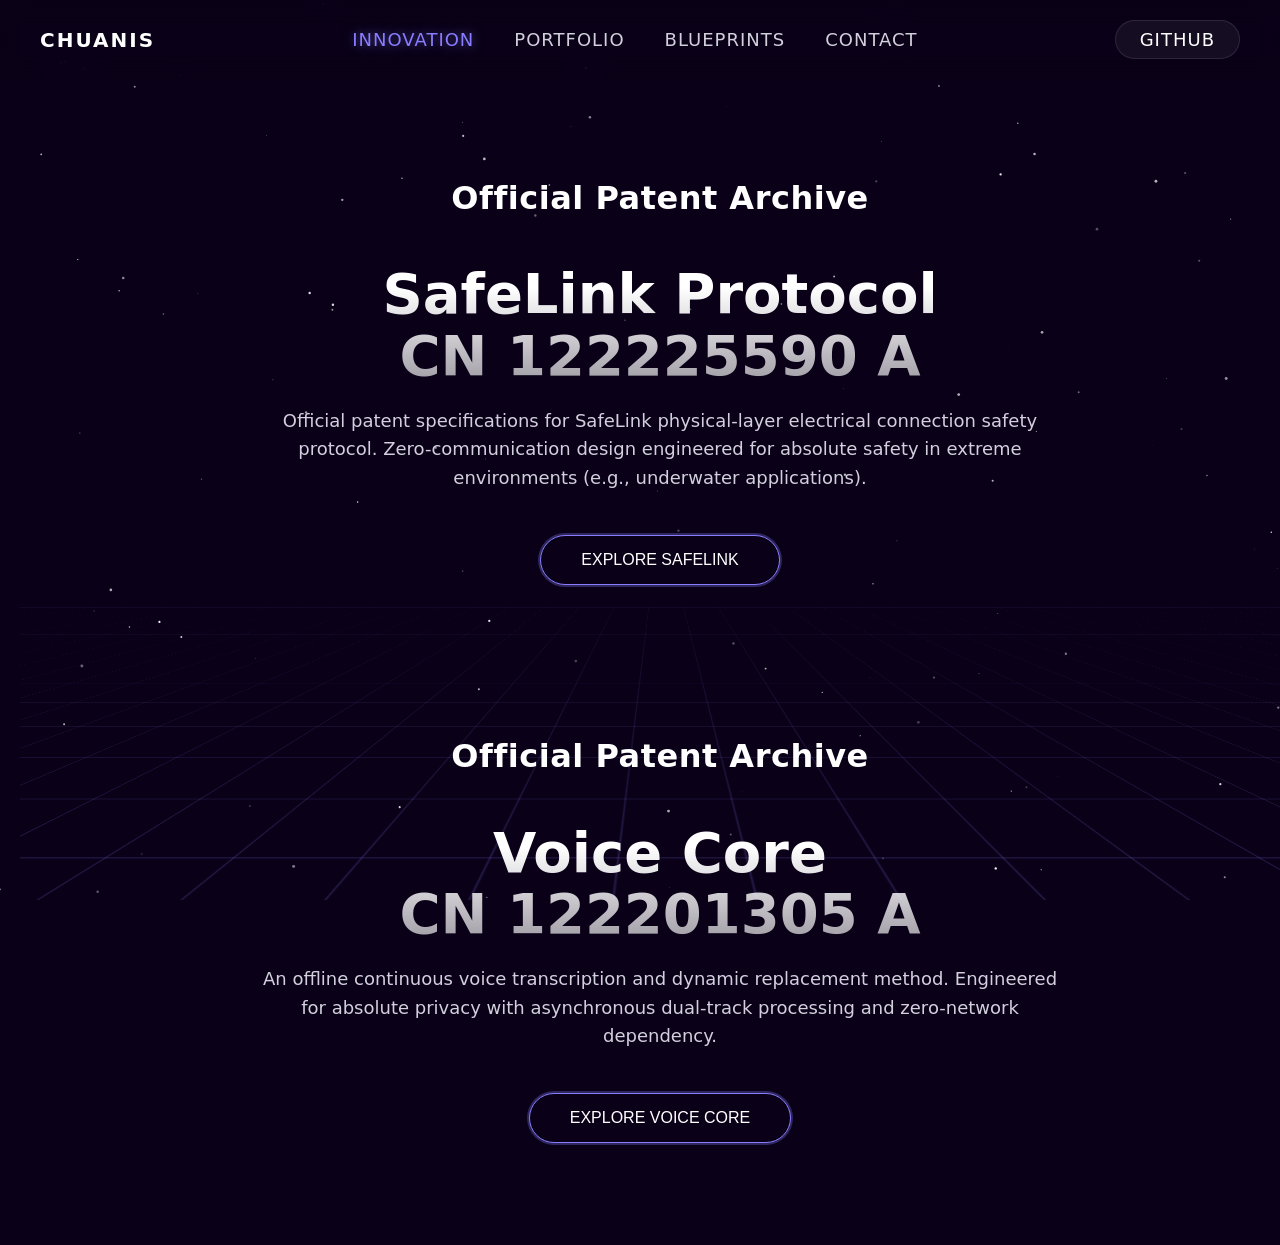
<file: index.html>
<!DOCTYPE html>
<html lang="en">
<head>
    <meta charset="UTF-8">
    <meta name="viewport" content="width=device-width, initial-scale=1.0, maximum-scale=1.0, user-scalable=no">
    <meta name="theme-color" content="#0a0118">
    
    <title>CHUANIS | Patent Portfolio</title>
    
    <link rel="icon" href="favicon.svg" type="image/svg+xml">
    
    <link rel="stylesheet" href="assets/background.css">
    <link rel="stylesheet" href="assets/nav.css">
    
    <style>
        .index-container {
            display: flex;
            flex-direction: column;
            align-items: center;
            width: 100%;
            padding: 100px 20px;
            gap: 150px;
            z-index: 10;
            position: relative; /* 确保内容层在最上方 */
        }

        .patent-section {
            max-width: 800px;
            text-align: center;
            position: relative;
            z-index: 20; /* 明确高于网格层 */
        }

        .archive-label {
            font-size: 32px;
            font-weight: 600;
            color: #fff;
            margin-bottom: 5px;
            letter-spacing: 0.5px;
        }

        .hero-title {
            font-size: 56px;
            font-weight: 700;
            line-height: 1.1;
            background: linear-gradient(180deg, #fff 20%, rgba(255, 255, 255, 0.6) 100%);
            -webkit-background-clip: text;
            color: transparent;
            margin-bottom: 20px;
        }

        .hero-desc {
            font-size: 18px;
            color: #d2d0dd;
            line-height: 1.6;
            margin-bottom: 40px;
        }

        /* ✨ 按钮容器：直接作为触发区，层级最高 */
        .glowing-btn-wrapper {
            position: relative;
            display: inline-block;
            padding: 2px;
            border-radius: 999px;
            background: rgba(136, 125, 255, 0.3);
            animation: pulse 2s infinite;
            cursor: pointer; /* 确保鼠标悬停时显示为可点击 */
            pointer-events: auto; /* 确保事件穿透有效 */
        }
        
        .glowing-btn {
            background: #0a0118;
            color: #fff;
            padding: 15px 40px;
            border-radius: 999px;
            border: 1px solid #887dff;
            cursor: pointer;
            font-size: 16px;
            transition: 0.3s;
            display: block;
            pointer-events: auto;
        }
        
        .glowing-btn:hover { background: #887dff; }

        @keyframes pulse {
            0% { box-shadow: 0 0 0 0 rgba(136, 125, 255, 0.4); }
            70% { box-shadow: 0 0 0 15px rgba(136, 125, 255, 0); }
            100% { box-shadow: 0 0 0 0 rgba(136, 125, 255, 0); }
        }

        /* 背景容器不再遮挡任何点击 */
        .cyber-grid-container { 
            position: fixed; 
            bottom: 0; 
            width: 100%; 
            height: 50vh; 
            perspective: 600px; 
            z-index: 1; /* 降层 */
            pointer-events: none; /* 绝对禁止网格容器响应鼠标 */
            mask-image: linear-gradient(to top, rgba(0,0,0,1) 10%, rgba(0,0,0,0) 90%); 
        }
        
        .cyber-grid { 
            position: absolute; 
            width: 200%; 
            height: 200%; 
            bottom: -50%; 
            left: -50%; 
            background-image: linear-gradient(rgba(136, 125, 255, 0.2) 1px, transparent 1px), linear-gradient(90deg, rgba(136, 125, 255, 0.2) 1px, transparent 1px); 
            background-size: 60px 60px; 
            transform: rotateX(75deg); 
            animation: gridMove 2s linear infinite; 
        }
        
        @keyframes gridMove { 0% { transform: rotateX(75deg) translateY(0); } 100% { transform: rotateX(75deg) translateY(60px); } }

        /* ==================== 优化3：首页内容的移动端适配 ==================== */
        @media (max-width: 900px) {
            .index-container {
                padding: 60px 20px;
                gap: 80px; /* 缩小两个专利模块之间的间距 */
            }
            .archive-label {
                font-size: 20px; /* 缩小标签字体 */
                margin-bottom: 10px;
            }
            .hero-title {
                font-size: 38px; /* 缩小主标题字体 */
            }
            .hero-desc {
                font-size: 15px; /* 缩小描述字体 */
                margin-bottom: 30px;
                padding: 0 10px; /* 增加一点内边距防止文字贴边 */
            }
            .glowing-btn {
                padding: 12px 30px;
                font-size: 14px;
            }
            .cyber-grid-container {
                height: 40vh; /* 手机上降低网格的高度占比 */
            }
        }
    </style>
</head>
<body>

    <main class="index-container">
        <section class="patent-section">
            <div class="archive-label">Official Patent Archive</div>
            <h1 class="hero-title">SafeLink Protocol<br>CN 122225590 A</h1>
            <p class="hero-desc">
                Official patent specifications for SafeLink physical-layer electrical connection safety protocol. 
                Zero-communication design engineered for absolute safety in extreme environments (e.g., underwater applications).
            </p>
            <div class="glowing-btn-wrapper" onclick="window.location.href='portfolio/safelink/index.html'">
                <button class="glowing-btn">EXPLORE SAFELINK</button>
            </div>
        </section>

        <section class="patent-section">
            <div class="archive-label">Official Patent Archive</div>
            <h1 class="hero-title">Voice Core<br>CN 122201305 A</h1>
            <p class="hero-desc">
                An offline continuous voice transcription and dynamic replacement method. 
                Engineered for absolute privacy with asynchronous dual-track processing and zero-network dependency.
            </p>
            <div class="glowing-btn-wrapper" onclick="window.location.href='portfolio/voice/index.html'">
                <button class="glowing-btn">EXPLORE VOICE CORE</button>
            </div>
        </section>

        <div class="cyber-grid-container"><div class="cyber-grid"></div></div>
    </main>

    <script src="assets/background.js"></script>
    <script src="assets/nav.js"></script>

</body>
</html>
</file>
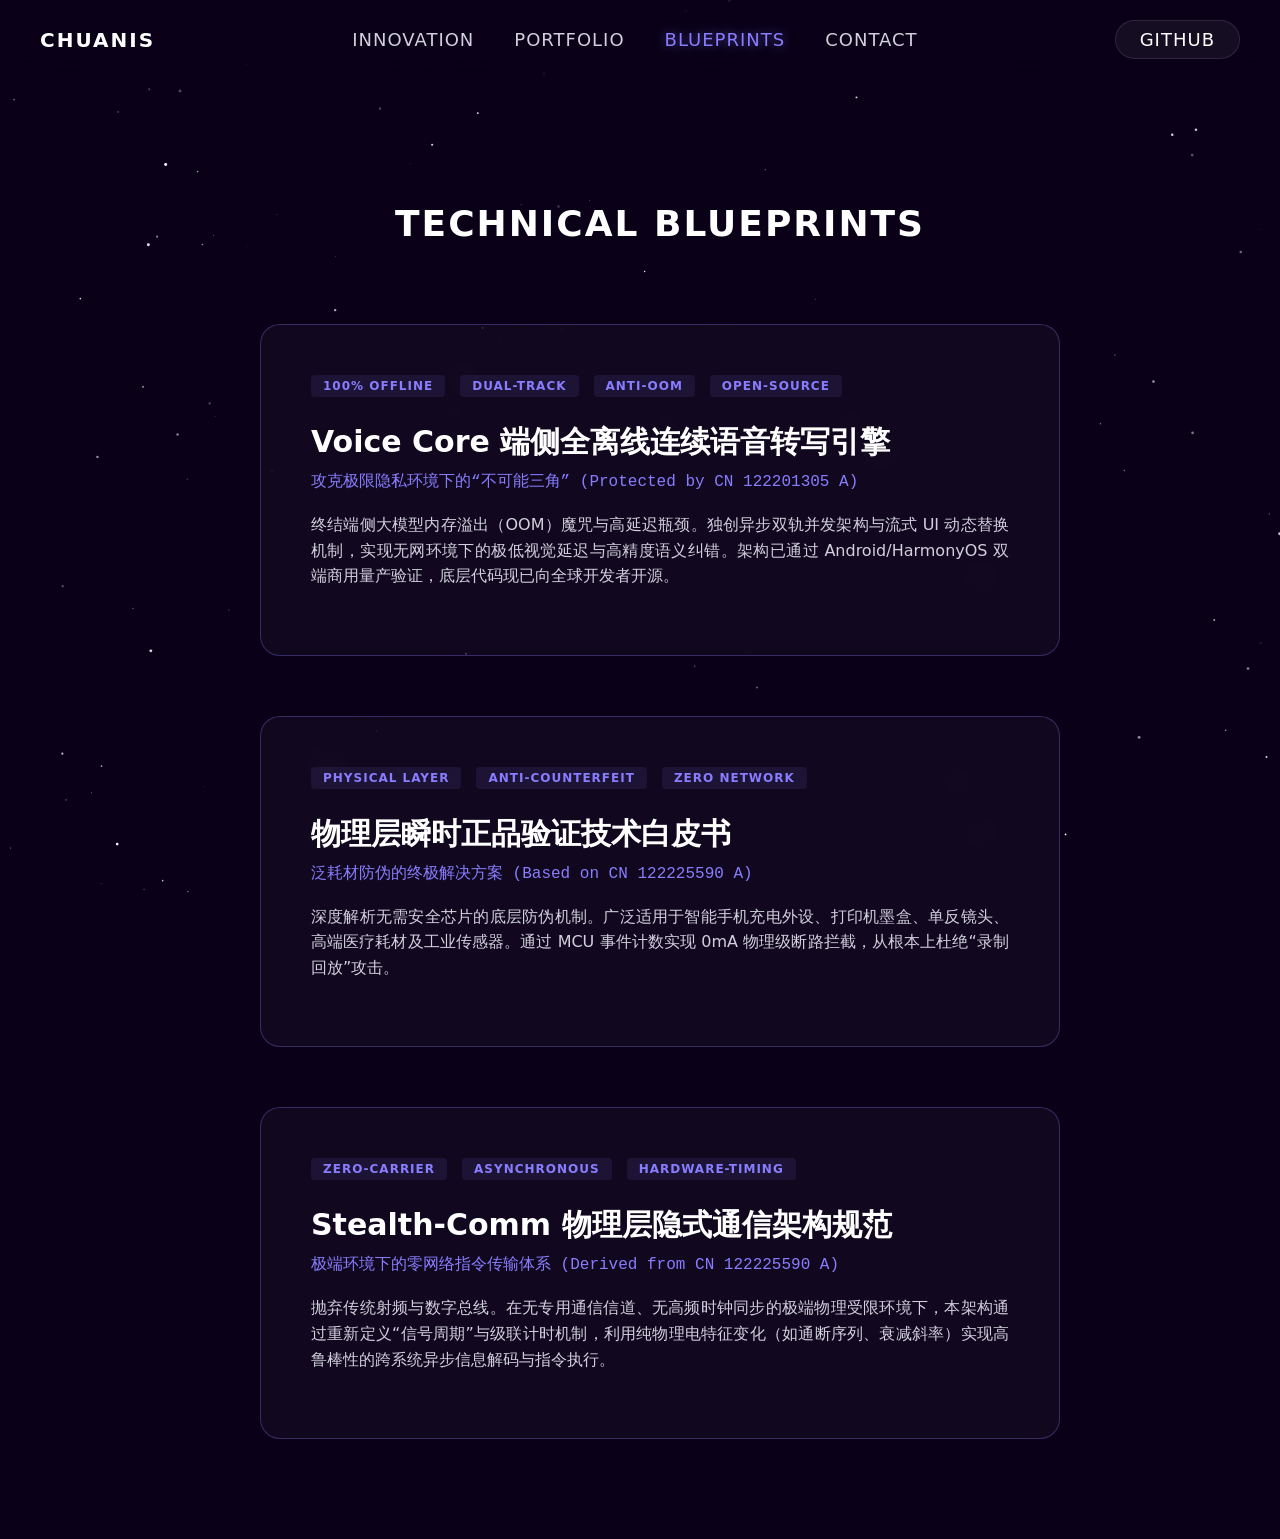
<file: blueprints/index.html>
<!DOCTYPE html>
<html lang="zh-CN">
<head>
    <meta charset="UTF-8">
    <meta name="viewport" content="width=device-width, initial-scale=1.0, maximum-scale=1.0, user-scalable=no">
    <title>BLUEPRINTS | CHUANIS</title>
    
    <link rel="icon" href="../favicon.svg" type="image/svg+xml">
    
    <link rel="stylesheet" href="../assets/background.css">
    <link rel="stylesheet" href="../assets/nav.css">
    
    <style>
        .blueprints-container {
            display: flex;
            flex-direction: column;
            align-items: center;
            width: 100%;
            padding: 100px 20px;
            gap: 60px;
            z-index: 10;
            position: relative;
        }

        .section-title {
            font-size: 36px;
            font-weight: 700;
            color: #fff;
            margin-bottom: 20px;
            text-align: center;
            letter-spacing: 2px;
        }

        /* 极客风卡片设计 */
        .blueprint-card {
            background: rgba(255, 255, 255, 0.03);
            border: 1px solid rgba(136, 125, 255, 0.3);
            padding: 50px;
            border-radius: 20px;
            max-width: 800px;
            width: 100%;
            text-align: left;
            backdrop-filter: blur(12px);
            transition: all 0.4s ease;
            cursor: pointer;
            box-sizing: border-box;
            position: relative;
            overflow: hidden;
        }

        .blueprint-card:hover {
            background: rgba(136, 125, 255, 0.08);
            border-color: #887dff;
            transform: translateY(-5px);
            box-shadow: 0 0 40px rgba(136, 125, 255, 0.2);
        }

        .tags-row {
            display: flex;
            gap: 15px;
            margin-bottom: 20px;
            flex-wrap: wrap;
        }
        .tag {
            color: #887dff;
            background: rgba(136, 125, 255, 0.1);
            padding: 4px 12px;
            border-radius: 4px;
            font-size: 12px;
            letter-spacing: 1px;
            font-weight: 600;
        }

        .card-title { font-size: 30px; font-weight: 700; color: #fff; margin-bottom: 10px; line-height: 1.3; }
        .card-subtitle { font-size: 16px; color: #887dff; margin-bottom: 20px; font-family: monospace; }
        .card-desc { font-size: 16px; color: #d2d0dd; line-height: 1.6; text-align: justify; }

        @media (max-width: 900px) {
            .blueprints-container { padding: 50px 15px; gap: 40px; }
            .section-title { font-size: 28px; }
            .blueprint-card { padding: 30px 20px; }
            .card-title { font-size: 22px; }
            .card-subtitle { font-size: 13px; }
            .card-desc { font-size: 14px; }
            .tag { font-size: 11px; padding: 3px 8px; }
        }
    </style>
</head>
<body>

    <main class="blueprints-container">
        
        <h1 class="section-title">TECHNICAL BLUEPRINTS</h1>

        <div class="blueprint-card" onclick="window.location.href='voice-core.html'">
            <div class="tags-row">
                <span class="tag">100% OFFLINE</span>
                <span class="tag">DUAL-TRACK</span>
                <span class="tag">ANTI-OOM</span>
                <span class="tag">OPEN-SOURCE</span>
            </div>
            <h2 class="card-title">Voice Core 端侧全离线连续语音转写引擎</h2>
            <div class="card-subtitle">攻克极限隐私环境下的“不可能三角” (Protected by CN 122201305 A)</div>
            <p class="card-desc">
                终结端侧大模型内存溢出（OOM）魔咒与高延迟瓶颈。独创异步双轨并发架构与流式 UI 动态替换机制，实现无网环境下的极低视觉延迟与高精度语义纠错。架构已通过 Android/HarmonyOS 双端商用量产验证，底层代码现已向全球开发者开源。
            </p>
        </div>

        <div class="blueprint-card" onclick="window.location.href='physical-layer-auth.html'">
            <div class="tags-row">
                <span class="tag">PHYSICAL LAYER</span>
                <span class="tag">ANTI-COUNTERFEIT</span>
                <span class="tag">ZERO NETWORK</span>
            </div>
            <h2 class="card-title">物理层瞬时正品验证技术白皮书</h2>
            <div class="card-subtitle">泛耗材防伪的终极解决方案 (Based on CN 122225590 A)</div>
            <p class="card-desc">
                深度解析无需安全芯片的底层防伪机制。广泛适用于智能手机充电外设、打印机墨盒、单反镜头、高端医疗耗材及工业传感器。通过 MCU 事件计数实现 0mA 物理级断路拦截，从根本上杜绝“录制回放”攻击。
            </p>
        </div>

        <div class="blueprint-card" onclick="window.location.href='stealth-comm.html'">
            <div class="tags-row">
                <span class="tag">ZERO-CARRIER</span>
                <span class="tag">ASYNCHRONOUS</span>
                <span class="tag">HARDWARE-TIMING</span>
            </div>
            <h2 class="card-title">Stealth-Comm 物理层隐式通信架构规范</h2>
            <div class="card-subtitle">极端环境下的零网络指令传输体系 (Derived from CN 122225590 A)</div>
            <p class="card-desc">
                抛弃传统射频与数字总线。在无专用通信信道、无高频时钟同步的极端物理受限环境下，本架构通过重新定义“信号周期”与级联计时机制，利用纯物理电特征变化（如通断序列、衰减斜率）实现高鲁棒性的跨系统异步信息解码与指令执行。
            </p>
        </div>

    </main>

    <script src="../assets/background.js"></script>
    <script src="../assets/nav.js"></script>
</body>
</html>
</file>
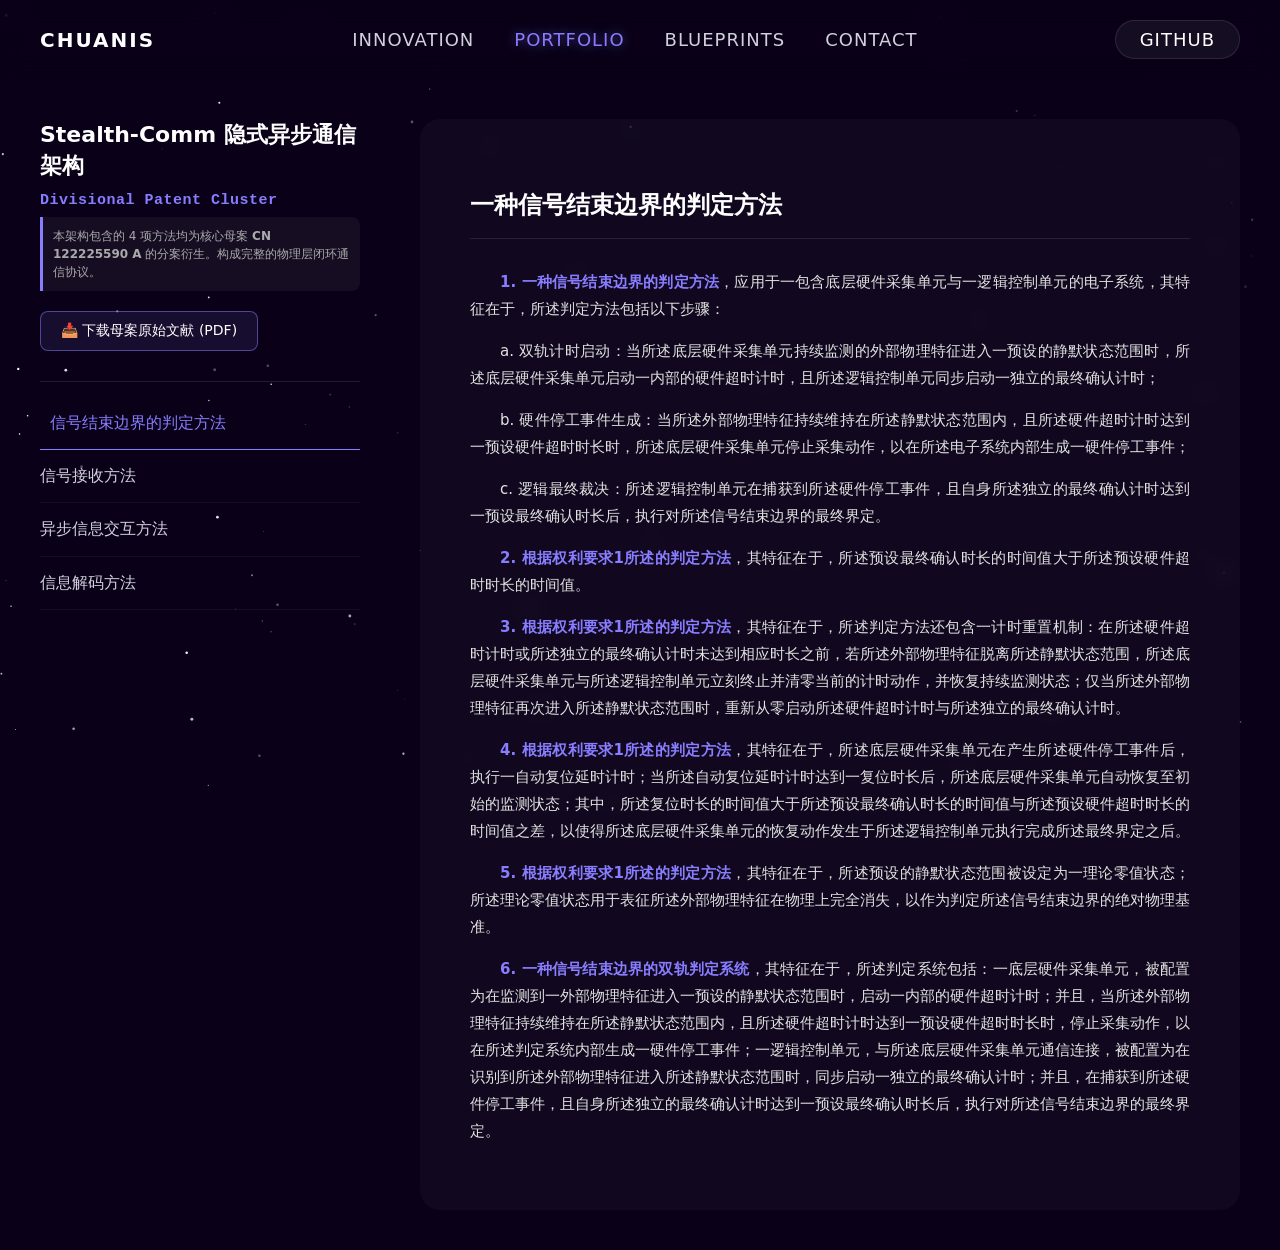
<file: portfolio/stealth/index.html>
<!DOCTYPE html>
<html lang="zh-CN"> 
<head>
    <meta charset="UTF-8">
    <meta name="viewport" content="width=device-width, initial-scale=1.0, maximum-scale=1.0, user-scalable=no">
    <title>Stealth-Comm 隐式物理通信架构 | CHUANIS 专利库</title>
    <meta name="description" content="基于母案 CN122225590A 的物理层隐藏式通信协议 (Stealth-Comm) 分案集群。提供零网络依赖下的异步信息交互与解码验证。">
    
    <link rel="icon" href="../../favicon.svg" type="image/svg+xml">
    
    <link rel="stylesheet" href="../../assets/background.css">
    <link rel="stylesheet" href="../../assets/nav.css">
    
    <style>
        .layout-container { display: flex; max-width: 1200px; margin: 40px auto; gap: 60px; padding: 0 20px; align-items: flex-start; }
        
        .sidebar { width: 320px; flex-shrink: 0; position: sticky; top: 120px; } 
        
        /* 专利抬头与母案说明 */
        .patent-meta { margin-bottom: 30px; }
        .patent-name { font-size: 22px; font-weight: 700; color: #fff; margin-bottom: 10px; line-height: 1.4; }
        .patent-id { font-size: 15px; font-weight: 600; color: #887dff; font-family: monospace; letter-spacing: 0.5px; margin-bottom: 8px; }
        .patent-source { font-size: 12px; color: #aaa; margin-bottom: 20px; line-height: 1.5; padding: 10px; background: rgba(255,255,255,0.05); border-left: 3px solid #887dff; border-radius: 0 8px 8px 0; }
        
        /* 官方文件下载按钮样式 */
        .download-btn {
            display: inline-block;
            padding: 10px 20px;
            background: rgba(136, 125, 255, 0.1);
            border: 1px solid rgba(136, 125, 255, 0.5);
            color: #fff;
            text-decoration: none;
            border-radius: 8px;
            font-size: 14px;
            font-weight: 500;
            transition: all 0.3s ease;
        }
        .download-btn:hover { background: rgba(136, 125, 255, 0.3); border-color: #887dff; box-shadow: 0 0 15px rgba(136, 125, 255, 0.4); }

        .sidebar-divider { border: 0; height: 1px; background: rgba(255, 255, 255, 0.1); margin-bottom: 15px; margin-top: 25px; }
        
        /* 左侧菜单：分案列表 */
        .sidebar-nav a { display: block; color: #d2d0dd; text-decoration: none; padding: 15px 0; border-bottom: 1px solid rgba(255,255,255,0.05); transition: 0.3s; font-size: 16px; font-weight: 500; line-height: 1.4; }
        .sidebar-nav a:hover, .sidebar-nav a.active { color: #887dff; border-color: #887dff; padding-left: 10px; }
        
        /* 右侧内容区排版 */
        .content-area { flex-grow: 1; background: rgba(255,255,255,0.03); padding: 50px; border-radius: 20px; min-height: 60vh; backdrop-filter: blur(10px); color: #e2e2e2; line-height: 1.8; font-size: 15px; box-sizing: border-box; overflow-x: hidden; }
        .content-area h1 { color: #fff; font-size: 24px; border-bottom: 1px solid rgba(255,255,255,0.1); padding-bottom: 15px; margin-bottom: 30px; line-height: 1.4; }
        .content-area p { margin-bottom: 15px; text-align: justify; word-wrap: break-word; }
        .content-area strong { color: #887dff; font-weight: 600; }

        /* 移动端专属适配 */
        @media (max-width: 900px) {
            .layout-container { flex-direction: column; gap: 20px; padding: 20px 15px; }
            .sidebar { width: 100%; position: relative; top: 0; }
            .patent-meta { text-align: left; margin-bottom: 20px; }
            .sidebar-divider { margin-top: 15px; margin-bottom: 15px; }
            
            .sidebar-nav { display: flex; overflow-x: auto; -webkit-overflow-scrolling: touch; gap: 12px; padding-bottom: 10px; }
            .sidebar-nav a { border-bottom: none; padding: 10px 16px; background: rgba(255,255,255,0.05); border-radius: 8px; font-size: 14px; white-space: nowrap; }
            .sidebar-nav a:hover, .sidebar-nav a.active { padding-left: 16px; background: rgba(136, 125, 255, 0.2); }
            
            .content-area { width: 100%; padding: 25px 20px; font-size: 14px; }
            .content-area h1 { font-size: 20px; }
        }
    </style>
</head>
<body>
    <main class="layout-container">
        <aside class="sidebar">
            <div class="patent-meta">
                <div class="patent-name">Stealth-Comm 隐式异步通信架构</div>
                <div class="patent-id">Divisional Patent Cluster</div>
                <div class="patent-source">
                    本架构包含的 4 项方法均为核心母案 <strong>CN 122225590 A</strong> 的分案衍生。构成完整的物理层闭环通信协议。
                </div>
                <a href="../safelink/一种安全序列化电连接系统及方法.pdf" download class="download-btn">📥 下载母案原始文献 (PDF)</a>
            </div>
            
            <hr class="sidebar-divider">
            
            <nav class="sidebar-nav">
                <a href="#" data-key="boundary" class="active">信号结束边界的判定方法</a>
                <a href="#" data-key="receive">信号接收方法</a>
                <a href="#" data-key="interaction">异步信息交互方法</a>
                <a href="#" data-key="decode">信息解码方法</a>
            </nav>
        </aside>

        <article class="content-area" id="content-box">
            </article>
    </main>

    <script src="../../assets/background.js"></script>
    <script src="../../assets/nav.js"></script>
    
    <script>
        // 核心突破：摒弃 MD，直接将权利要求文本作为前端对象数据存储
        const claimsData = {
            "boundary": `
                <h1>一种信号结束边界的判定方法</h1>
                <p>&emsp;&emsp;<strong>1. 一种信号结束边界的判定方法</strong>，应用于一包含底层硬件采集单元与一逻辑控制单元的电子系统，其特征在于，所述判定方法包括以下步骤：</p>
                <p>&emsp;&emsp;a. 双轨计时启动：当所述底层硬件采集单元持续监测的外部物理特征进入一预设的静默状态范围时，所述底层硬件采集单元启动一内部的硬件超时计时，且所述逻辑控制单元同步启动一独立的最终确认计时；</p>
                <p>&emsp;&emsp;b. 硬件停工事件生成：当所述外部物理特征持续维持在所述静默状态范围内，且所述硬件超时计时达到一预设硬件超时时长时，所述底层硬件采集单元停止采集动作，以在所述电子系统内部生成一硬件停工事件；</p>
                <p>&emsp;&emsp;c. 逻辑最终裁决：所述逻辑控制单元在捕获到所述硬件停工事件，且自身所述独立的最终确认计时达到一预设最终确认时长后，执行对所述信号结束边界的最终界定。</p>
                <p>&emsp;&emsp;<strong>2. 根据权利要求1所述的判定方法</strong>，其特征在于，所述预设最终确认时长的时间值大于所述预设硬件超时时长的时间值。</p>
                <p>&emsp;&emsp;<strong>3. 根据权利要求1所述的判定方法</strong>，其特征在于，所述判定方法还包含一计时重置机制：在所述硬件超时计时或所述独立的最终确认计时未达到相应时长之前，若所述外部物理特征脱离所述静默状态范围，所述底层硬件采集单元与所述逻辑控制单元立刻终止并清零当前的计时动作，并恢复持续监测状态；仅当所述外部物理特征再次进入所述静默状态范围时，重新从零启动所述硬件超时计时与所述独立的最终确认计时。</p>
                <p>&emsp;&emsp;<strong>4. 根据权利要求1所述的判定方法</strong>，其特征在于，所述底层硬件采集单元在产生所述硬件停工事件后，执行一自动复位延时计时；当所述自动复位延时计时达到一复位时长后，所述底层硬件采集单元自动恢复至初始的监测状态；其中，所述复位时长的时间值大于所述预设最终确认时长的时间值与所述预设硬件超时时长的时间值之差，以使得所述底层硬件采集单元的恢复动作发生于所述逻辑控制单元执行完成所述最终界定之后。</p>
                <p>&emsp;&emsp;<strong>5. 根据权利要求1所述的判定方法</strong>，其特征在于，所述预设的静默状态范围被设定为一理论零值状态；所述理论零值状态用于表征所述外部物理特征在物理上完全消失，以作为判定所述信号结束边界的绝对物理基准。</p>
                <p>&emsp;&emsp;<strong>6. 一种信号结束边界的双轨判定系统</strong>，其特征在于，所述判定系统包括：一底层硬件采集单元，被配置为在监测到一外部物理特征进入一预设的静默状态范围时，启动一内部的硬件超时计时；并且，当所述外部物理特征持续维持在所述静默状态范围内，且所述硬件超时计时达到一预设硬件超时时长时，停止采集动作，以在所述判定系统内部生成一硬件停工事件；一逻辑控制单元，与所述底层硬件采集单元通信连接，被配置为在识别到所述外部物理特征进入所述静默状态范围时，同步启动一独立的最终确认计时；并且，在捕获到所述硬件停工事件，且自身所述独立的最终确认计时达到一预设最终确认时长后，执行对所述信号结束边界的最终界定。</p>
            `,
            "receive": `
                <h1>一种应用于第二系统的信号接收方法</h1>
                <p>&emsp;&emsp;<strong>1. 一种应用于第二系统的信号接收方法</strong>，其中，所述第二系统与一第一系统已建立物理接触以形成一物理接触界面信道；所述信号的接收由所述第二系统通过对所述信道上的物理特征进行持续监测与状态追踪来完成，并且所述接收过程发生于一个被独立界定的信号周期内；其特征在于，所述信号接收方法包括以下由所述第二系统自主执行的周期界定步骤：</p>
                <p>&emsp;&emsp;a. 周期起始锚定：当感应到的所述物理特征的值首次穿越并脱离一预设的初始稳定状态范围时，触发时间轴上的记录，将该物理脱离时刻界定为所述信号周期的开始；</p>
                <p>&emsp;&emsp;b. 周期终止裁决：自所述信号周期的开始之后，当感应到的所述物理特征的值进入一预设的最终静默状态范围，并持续保持在该最终静默状态范围内达到一最终确认时长时，将该持续静默达标时刻界定为所述信号周期的结束。</p>
                <p>&emsp;&emsp;<strong>2. 根据权利要求1所述的方法</strong>，其特征在于，在所述周期起始锚定步骤中，所述预设的初始稳定状态范围是通过以下步骤确立的：所述第二系统预存有一标准合法验证区间；当所述第二系统监测到信道上的物理特征的值落入并持续保持在所述标准合法验证区间之内时，表征感应到合法的信号；随后，所述第二系统提取该持续保持的物理特征的值作为恒定读数，并将该恒定读数的数据范围定义为所述预设的初始稳定状态范围。</p>
                <p>&emsp;&emsp;<strong>3. 根据权利要求1所述的方法</strong>，其特征在于，在所述周期终止裁决步骤中，所述信号周期结束的界定逻辑具体包括：所述第二系统在感应到所述物理特征的值进入所述最终静默状态范围后，触发一内部倒计时机制；当所述物理特征的值维持在所述最终静默状态范围内的时长达到一第一预设时长时，在所述第二系统内部生成一独立于所述物理特征的终止确认事件；所述第二系统基于对所述终止确认事件的捕获，确认达到所述最终确认时长，从而做出所述信号周期结束的最终界定。</p>
                <p>&emsp;&emsp;<strong>4. 根据权利要求3所述的方法</strong>，其特征在于，确认达到所述最终确认时长的逻辑包括：所述第二系统具有一底层硬件采集单元和一逻辑控制单元；所述底层硬件采集单元在所述物理特征的值进入所述最终静默状态范围时启动一硬件超时计时，并在超时后停止采集动作，以此状态翻转作为所述终止确认事件的生成；所述逻辑控制单元在识别到所述物理特征的值进入所述最终静默状态范围时，同步启动一独立的最终确认计时；所述逻辑控制单元在捕获到所述终止确认事件，且自身所述独立的最终确认计时达到该最终确认时长后，执行对所述信号周期结束的最终界定。</p>
                <p>&emsp;&emsp;<strong>5. 根据权利要求4所述的方法</strong>，其特征在于，确认达到所述最终确认时长的逻辑还包含一计时重置机制：在所述硬件超时计时或所述独立的最终确认计时未达到相应时长之前，若所述物理特征的值脱离所述最终静默状态范围，所述底层硬件采集单元与所述逻辑控制单元立刻终止并清零当前的计时动作，并恢复持续监测状态；仅当所述物理特征的值再次进入所述最终静默状态范围时，重新从零启动所述硬件超时计时与所述独立的最终确认计时。</p>
                <p>&emsp;&emsp;<strong>6. 根据权利要求4所述的方法</strong>，其特征在于，所述最终确认时长的时间值大于所述硬件超时计时的时间值。</p>
                <p>&emsp;&emsp;<strong>7. 根据权利要求4所述的方法</strong>，其特征在于，所述底层硬件采集单元在停止采集动作后，执行一自动复位延时计时；当所述自动复位延时计时达到一复位时长后，所述底层硬件采集单元自动恢复至初始的等待采集状态；其中，所述复位时长的时间值大于所述最终确认时长的时间值与所述硬件超时计时的时间值之差，以使得所述底层硬件采集单元的恢复动作发生于所述逻辑控制单元执行完成所述最终界定之后。</p>
            `,
            "interaction": `
                <h1>一种异步信息交互方法</h1>
                <p>&emsp;&emsp;<strong>1. 一种异步信息交互方法</strong>，应用于一第一系统与一第二系统；所述第一系统与所述第二系统建立物理接触以形成一物理接触界面信道；其特征在于，所述交互方法包括以下步骤：</p>
                <p>&emsp;&emsp;动作编码步骤：所述第一系统控制其内部的一开关单元执行一通断序列，以在所述物理接触界面信道上触发对应的物理特征变化；</p>
                <p>&emsp;&emsp;轨迹获取步骤：所述第二系统持续监测所述信道上的物理特征，获取发生于一个由所述第二系统独立界定的信号周期内的完整的感应数据轨迹；</p>
                <p>&emsp;&emsp;比对解码步骤：所述第二系统将所述完整的感应数据轨迹与所述第二系统内预存的一信息映射库进行比对，以解码出一唯一信息。</p>
                <p>&emsp;&emsp;<strong>2. 根据权利要求1所述的交互方法</strong>，其特征在于，所述动作编码步骤中，所述第一系统的内部架构及其触发机制具体包括：所述第一系统包含所述开关单元与一信号生成单元；所述开关单元的通断序列包含至少一次导通动作与至少一次断开动作；当所述开关单元执行所述导通动作时，驱动所述信号生成单元进入工作状态，以向所述信道输出具有一特定合法特征的信号；当所述开关单元执行所述断开动作时，所述信号生成单元停止输出信号；所述特定合法特征信号的交替输出与停止，共同构成所述触发的对应的物理特征变化。</p>
                <p>&emsp;&emsp;<strong>3. 根据权利要求1所述的交互方法</strong>，其特征在于，所述第二系统独立界定所述信号周期的逻辑具体包括：确立所述信号周期的开始：将所述第二系统感应到的所述物理特征的值首次脱离一预设的初始稳定状态范围的时刻，界定为所述信号周期的开始；确立所述信号周期的结束：自所述信号周期的开始之后，将所述第二系统感应到的所述物理特征的值进入并持续保持在一预设的最终静默状态范围内达到一最终确认时长的时刻，界定为所述信号周期的结束。</p>
                <p>&emsp;&emsp;<strong>4. 根据权利要求3所述的交互方法</strong>，其特征在于，所述完整的感应数据轨迹的获取逻辑为：在确立的所述信号周期的开始与所述信号周期的结束之间，所述物理特征所呈现的全部变化过程，被所述第二系统界定为该信号周期内的一个完整信号对象，并以该完整信号对象构成所述获取的完整的感应数据轨迹。</p>
                <p>&emsp;&emsp;<strong>5. 根据权利要求3所述的交互方法</strong>，其特征在于，在确立所述信号周期开始的步骤中，所述预设的初始稳定状态范围是通过以下步骤确立的：所述第二系统预存有一标准合法验证区间；当所述第二系统监测到信道上的物理特征的值落入并持续保持在所述标准合法验证区间之内时，表征感应到合法的信号；随后，所述第二系统提取该持续保持的物理特征的值作为恒定读数，并将该恒定读数的数据范围定义为所述预设的初始稳定状态范围。</p>
                <p>&emsp;&emsp;<strong>6. 根据权利要求3所述的交互方法</strong>，其特征在于，所述确立所述信号周期结束的判定逻辑具体包括：所述第二系统包含一底层硬件采集单元和一逻辑控制单元；当所述物理特征的感知值进入所述最终静默状态范围时，所述底层硬件采集单元启动一内部的硬件超时计时，且所述逻辑控制单元同步启动一独立的最终确认计时；当所述硬件超时计时达到一预设硬件超时时长时，所述底层硬件采集单元停止采集动作，以在所述第二系统内部生成一硬件停工事件；所述逻辑控制单元在捕获到所述硬件停工事件，且自身所述独立的最终确认计时达到所述最终确认时长后，执行对所述信号周期结束的最终界定；其中，所述最终确认时长的时间值大于所述预设硬件超时时长的时间值。</p>
                <p>&emsp;&emsp;<strong>7. 根据权利要求6所述的交互方法</strong>，其特征在于，所述确立所述信号周期结束的判定逻辑还包含一计时重置机制：在所述硬件超时计时或所述独立的最终确认计时未达到相应时长之前，若所述物理特征的感知值脱离所述最终静默状态范围，所述底层硬件采集单元与所述逻辑控制单元立刻终止并清零当前的计时动作，并恢复持续监测状态；仅当所述物理特征的感知值再次进入所述最终静默状态范围时，重新从零启动所述硬件超时计时与所述独立的最终确认计时。</p>
                <p>&emsp;&emsp;<strong>8. 根据权利要求6所述的交互方法</strong>，其特征在于，所述底层硬件采集单元在停止采集动作后，执行一自动复位延时计时；当所述自动复位延时计时达到一复位时长后，所述底层硬件采集单元自动恢复至初始的等待采集状态；其中，所述复位时长的时间值大于所述最终确认时长的时间值与所述预设硬件超时时长的时间值之差，以使得所述底层硬件采集单元的恢复动作发生于所述逻辑控制单元执行完成所述最终界定之后。</p>
                <p>&emsp;&emsp;<strong>9. 根据权利要求7所述的交互方法</strong>，其特征在于，所述第一系统执行开关单元的通断序列的过程受限于以下时序协同约束：所述通断序列包含导通动作，以及会导致所述物理特征的感知值落入所述最终静默状态范围的断开动作；当所述通断序列包含多次所述导通动作时，在任意相邻两次所述导通动作之间，所述开关单元处于所述断开动作的持续时长，被配置为小于所述预设硬件超时时长的时间值，以在所述硬件超时计时达到所述预设硬件超时时长前触发所述计时重置机制。</p>
                <p>&emsp;&emsp;<strong>10. 根据权利要求1所述的交互方法</strong>，其特征在于，所述比对解码步骤的具体过程为：所述第二系统分析所述完整的感应数据轨迹，识别在所述信号周期内发生的物理特征变化中所呈现出的一系列离散事件；针对每一个所述离散事件，仅当其感知值的变化成功通过所述第二系统预存的一标准信号阈值的验证时，才将其计为一有效离散信号事件；所述第二系统累加所述信号周期内发生的所述有效离散信号事件的总次数值，并将该总次数值与所述信息映射库进行比对，以解码出该总次数值所对应的所述唯一信息。</p>
            `,
            "decode": `
                <h1>一种信息解码方法</h1>
                <p>&emsp;&emsp;<strong>1. 一种信息解码方法</strong>，应用于第二系统，其中，所述第二系统与一第一系统已建立物理接触以形成一物理接触界面信道；所述第二系统通过持续监测所述信道上的物理特征，感应发生于一个完整信号周期内的物理特征变化；</p>
                <p>&emsp;&emsp;其中，所述信号周期的开始，被界定为所述物理特征的感应值首次脱离一预设的初始稳定状态范围的时刻；并且，所述信号周期的结束，被界定为所述物理特征的感应值进入并持续保持在一预设的最终静默状态范围内达到一最终确认时长；其特征在于，所述信息解码方法基于该被界定的信号周期来执行，包括以下解码步骤：</p>
                <p>&emsp;&emsp;a. 特征提取：提取在所述信号周期的开始至结束期间，所述物理特征变化所呈现出的一目标特征参数；</p>
                <p>&emsp;&emsp;b. 映射解码：将所述目标特征参数与所述第二系统内预存的一信息映射库进行比对，所述信息映射库包含特征阈值范围与信息的对应关系；当所述目标特征参数落入所述信息映射库中的一目标特征阈值范围时，将该信号周期内发生的物理特征变化解码为该目标特征阈值范围所对应的唯一信息。</p>
                <p>&emsp;&emsp;<strong>2. 根据权利要求1所述的信息解码方法</strong>，其特征在于，所述预设的初始稳定状态范围是通过以下步骤确立的：所述第二系统预存有一标准合法验证区间；当所述第二系统监测到信道上的物理特征的值落入并持续保持在所述标准合法验证区间之内时，表征感应到合法的信号；随后，所述第二系统提取该持续保持的物理特征的值作为恒定读数，并将该恒定读数的数据范围定义为所述预设的初始稳定状态范围。</p>
                <p>&emsp;&emsp;<strong>3. 根据权利要求1所述的信息解码方法</strong>，其特征在于，所述信号周期结束的界定逻辑具体包括：所述第二系统具有一底层硬件采集单元和一逻辑控制单元；当所述物理特征的感应值进入所述最终静默状态范围时，所述底层硬件采集单元启动一内部的硬件超时计时，且所述逻辑控制单元同步启动一独立的最终确认计时；当所述硬件超时计时达到一预设硬件超时时长时，所述底层硬件采集单元停止采集动作，以在所述第二系统内部生成一硬件停工事件；所述逻辑控制单元在捕获到所述硬件停工事件，且自身所述独立的最终确认计时达到所述最终确认时长后，执行对所述信号周期结束的最终界定；其中，所述最终确认时长的时间值大于所述预设硬件超时时长的时间值。</p>
                <p>&emsp;&emsp;<strong>4. 根据权利要求3所述的信息解码方法</strong>，其特征在于，所述信号周期结束的界定逻辑还包含一计时重置机制：在所述硬件超时计时或所述独立的最终确认计时未达到相应时长之前，若所述物理特征的感应值脱离所述最终静默状态范围，所述底层硬件采集单元与所述逻辑控制单元立刻终止并清零当前的计时动作，并恢复持续监测状态；仅当所述物理特征的感应值再次进入所述最终静默状态范围时，重新从零启动所述硬件超时计时与所述独立的最终确认计时。</p>
                <p>&emsp;&emsp;<strong>5. 根据权利要求3所述的信息解码方法</strong>，其特征在于，所述底层硬件采集单元在停止采集动作后，执行一自动复位延时计时；当所述自动复位延时计时达到一复位时长后，所述底层硬件采集单元自动恢复至初始的等待采集状态；其中，所述复位时长的时间值大于所述最终确认时长的时间值与所述预设硬件超时时长的时间值之差，以使得所述底层硬件采集单元的恢复动作发生于所述逻辑控制单元执行完成所述最终界定之后。</p>
                <p>&emsp;&emsp;<strong>6. 根据权利要求1所述的信息解码方法</strong>，其特征在于，所述目标特征参数的提取方式由以下至少一项构成：物理特征值提取：所述物理特征的感应值进入并停留在一个区别于所述初始稳定状态范围的新稳态区间，所述第二系统提取该新稳态区间的物理特征值作为所述目标特征参数；离散事件特征提取：所述物理特征的变化表现为一个或多个离散信号事件，所述第二系统记录验证为有效的离散信号事件的总次数值，或记录单个离散信号事件所维持的时间值，作为所述目标特征参数；状态演变特征提取：所述物理特征完成一特定的演变过程，所述第二系统记录完成该特定的演变过程所消耗的时间值，作为所述目标特征参数。</p>
            `
        };

        const contentBox = document.getElementById('content-box');
        const navLinks = document.querySelectorAll('.sidebar-nav a');

        // 核心交互逻辑：点击左侧，瞬间注入内容，无视网络延迟
        navLinks.forEach(link => {
            link.addEventListener('click', function(e) {
                e.preventDefault(); 
                
                // 1. 切换高亮状态
                navLinks.forEach(a => a.classList.remove('active'));
                this.classList.add('active');

                // 2. 获取数据键值并注入内容
                const key = this.getAttribute('data-key');
                contentBox.innerHTML = claimsData[key];
            });
        });

        // 页面加载完毕后，默认显示“信号结束边界”
        window.onload = () => {
            contentBox.innerHTML = claimsData['boundary'];
        };
    </script>
</body>
</html>
</file>
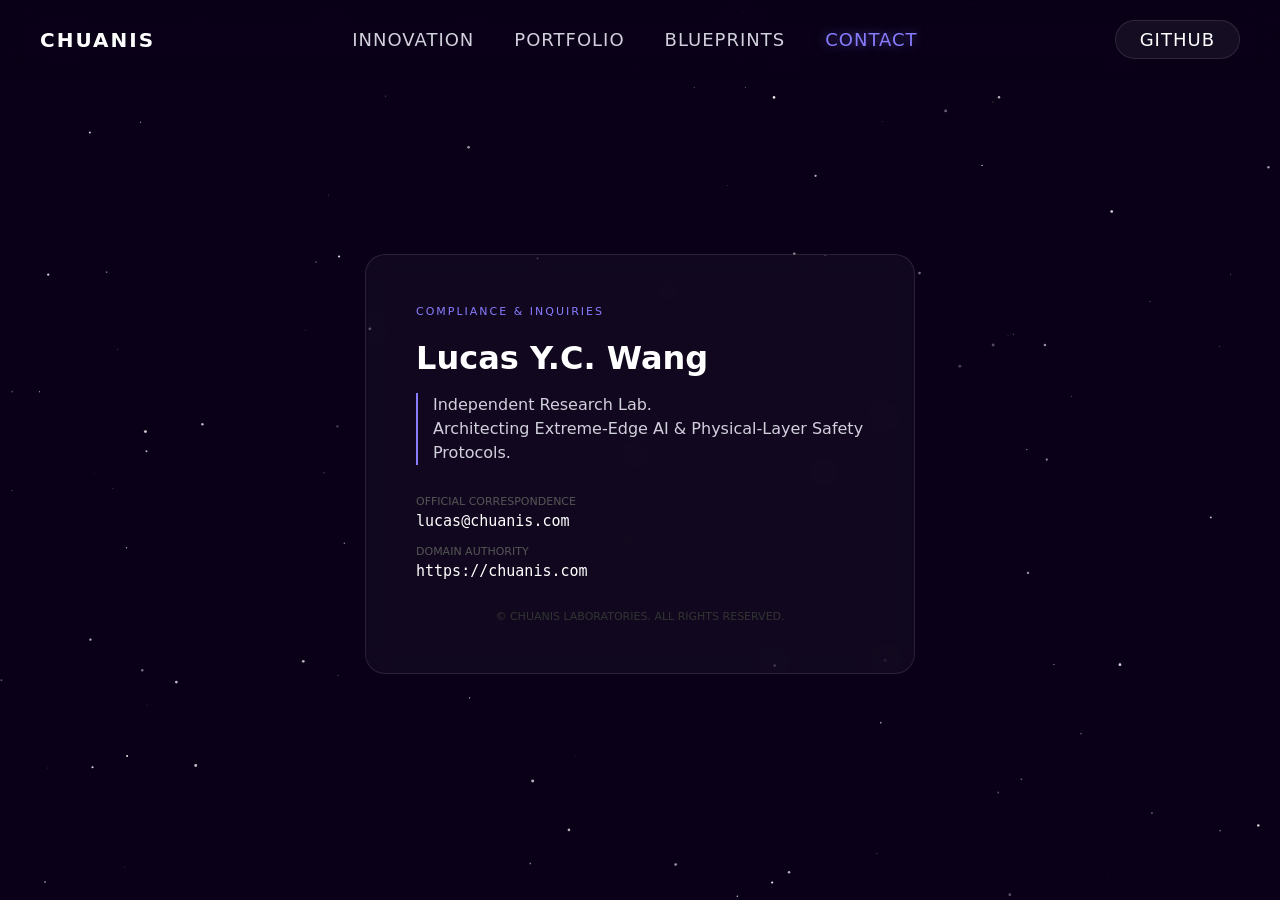
<file: Contact.html>
<!DOCTYPE html>
<html lang="en">
<head>
    <meta charset="UTF-8">
    <meta name="viewport" content="width=device-width, initial-scale=1.0, maximum-scale=1.0, user-scalable=no">
    <title>COMPLIANCE | CHUANIS</title>
    
    <link rel="icon" href="favicon.svg" type="image/svg+xml">
    
    <link rel="stylesheet" href="assets/background.css">
    <link rel="stylesheet" href="assets/nav.css">
    
    <style>
        /* 核心修改：让联系页强制全屏居中，不产生滚动 */
        .contact-container {
            height: calc(100vh - 80px); /* 减去导航栏的高度 */
            display: flex;
            justify-content: center;
            align-items: center;
            overflow: hidden; /* 禁止溢出滚动 */
            z-index: 10;
        }

        .contact-card {
            background: rgba(255, 255, 255, 0.03);
            border: 1px solid rgba(255, 255, 255, 0.1);
            padding: 50px;
            border-radius: 20px;
            max-width: 550px;
            width: 90%;
            text-align: left;
            backdrop-filter: blur(12px);
            margin-top: -50px; /* 轻微向上偏移，优化视觉重心 */
            box-sizing: border-box;
        }

        .label { color: #887dff; font-size: 11px; letter-spacing: 2px; text-transform: uppercase; margin-bottom: 15px; display: block; }
        .name { font-size: 32px; font-weight: 700; color: #fff; margin-bottom: 8px; }
        .role { font-size: 16px; color: #d2d0dd; margin-bottom: 30px; line-height: 1.5; border-left: 2px solid #887dff; padding-left: 15px; }

        .info-item { margin-bottom: 15px; }
        .info-label { font-size: 11px; color: #555; text-transform: uppercase; margin-bottom: 4px; }
        .info-value { font-size: 15px; color: #fff; font-family: monospace; }
        
        .footer-note { margin-top: 30px; font-size: 11px; color: #333; text-align: center; }

        /* ==================== 移动端适配 ==================== */
        @media (max-width: 900px) {
            .contact-container {
                height: auto; /* 解除高度限制，防止在小屏幕上内容被截断 */
                min-height: calc(100vh - 120px); 
                padding: 40px 15px;
                overflow: visible; /* 允许小屏幕正常滑动 */
            }
            .contact-card {
                padding: 30px 20px;
                margin-top: 0; /* 移除向上偏移 */
            }
            .name {
                font-size: 26px;
            }
            .role {
                font-size: 14px;
                margin-bottom: 20px;
            }
            .info-value {
                font-size: 13px; /* 适配长邮箱或网址 */
            }
        }
    </style>
</head>
<body>

    <main class="contact-container">
        <div class="contact-card">
            <span class="label">Compliance & Inquiries</span>
            <h1 class="name">Lucas Y.C. Wang</h1>
            <p class="role">
                Independent Research Lab.<br>
                Architecting Extreme-Edge AI & Physical-Layer Safety Protocols.
            </p>

            <div class="info-item">
                <div class="info-label">Official Correspondence</div>
                <div class="info-value">lucas@chuanis.com</div>
            </div>

            <div class="info-item">
                <div class="info-label">Domain Authority</div>
                <div class="info-value">https://chuanis.com</div>
            </div>

            <div class="footer-note">
                © CHUANIS LABORATORIES. ALL RIGHTS RESERVED.
            </div>
        </div>
    </main>

    <script src="assets/background.js"></script>
    <script src="assets/nav.js"></script>
</body>
</html>
</file>
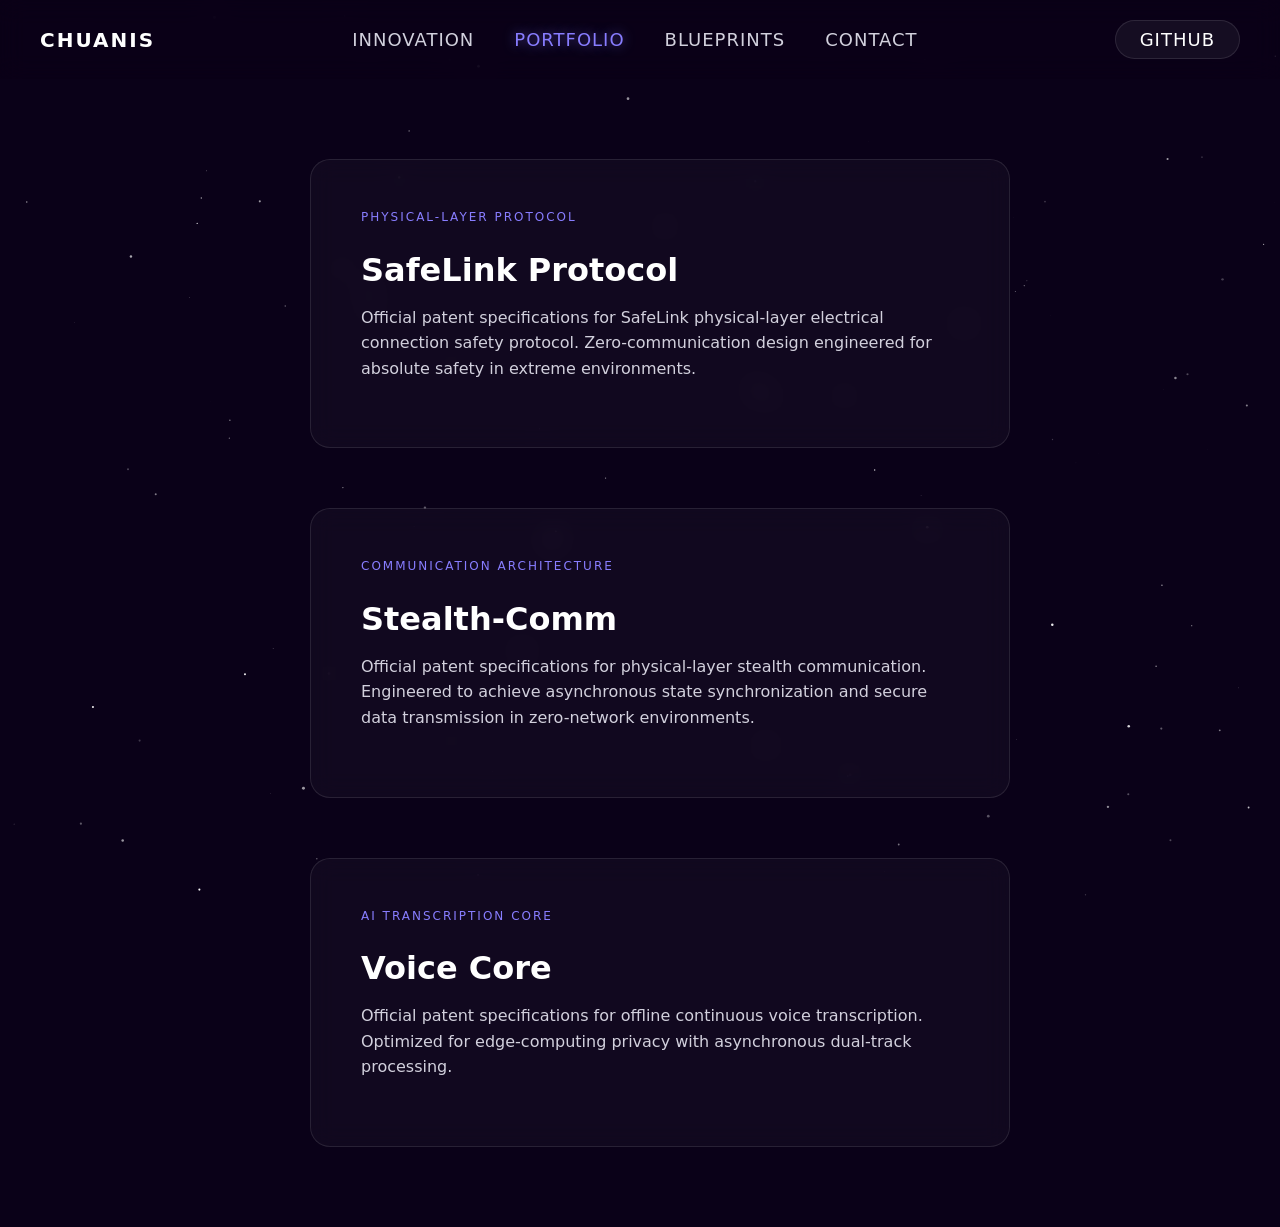
<file: portfolio.html>
<!DOCTYPE html>
<html lang="en">
<head>
    <meta charset="UTF-8">
    <meta name="viewport" content="width=device-width, initial-scale=1.0, maximum-scale=1.0, user-scalable=no">
    <title>PORTFOLIO | CHUANIS</title>
    
    <link rel="icon" href="favicon.svg" type="image/svg+xml">
    
    <link rel="stylesheet" href="assets/background.css">
    <link rel="stylesheet" href="assets/nav.css">
    
    <style>
        .portfolio-container {
            display: flex;
            flex-direction: column;
            align-items: center;
            width: 100%;
            padding: 80px 20px;
            gap: 60px;
            z-index: 10;
        }

        .patent-card {
            background: rgba(255, 255, 255, 0.03);
            border: 1px solid rgba(255, 255, 255, 0.1);
            padding: 50px;
            border-radius: 20px;
            max-width: 700px;
            width: 100%;
            text-align: left;
            backdrop-filter: blur(12px);
            transition: all 0.4s ease;
            cursor: pointer;
            box-sizing: border-box; /* 确保内边距不会撑破宽度 */
        }

        .patent-card:hover {
            border-color: #887dff;
            transform: translateY(-5px);
            box-shadow: 0 0 40px rgba(136, 125, 255, 0.15);
        }

        .category-label { color: #887dff; font-size: 12px; letter-spacing: 2px; text-transform: uppercase; margin-bottom: 15px; display: block; }
        .patent-title { font-size: 32px; font-weight: 700; color: #fff; margin-bottom: 15px; }
        .patent-desc { font-size: 16px; color: #d2d0dd; line-height: 1.6; }

        /* ==================== 移动端适配 ==================== */
        @media (max-width: 900px) {
            .portfolio-container {
                padding: 40px 15px;
                gap: 30px;
            }
            .patent-card {
                padding: 30px 20px;
            }
            .patent-title {
                font-size: 24px;
                margin-bottom: 10px;
            }
            .patent-desc {
                font-size: 14px;
            }
        }
    </style>
</head>
<body>

    <main class="portfolio-container">
        <div class="patent-card" onclick="window.location.href='portfolio/safelink/index.html'">
            <span class="category-label">Physical-Layer Protocol</span>
            <h2 class="patent-title">SafeLink Protocol</h2>
            <p class="patent-desc">Official patent specifications for SafeLink physical-layer electrical connection safety protocol. Zero-communication design engineered for absolute safety in extreme environments.</p>
        </div>

        <div class="patent-card" onclick="window.location.href='portfolio/stealth/index.html'">
            <span class="category-label">Communication Architecture</span>
            <h2 class="patent-title">Stealth-Comm</h2>
            <p class="patent-desc">Official patent specifications for physical-layer stealth communication. Engineered to achieve asynchronous state synchronization and secure data transmission in zero-network environments.</p>
        </div>

        <div class="patent-card" onclick="window.location.href='portfolio/voice/index.html'">
            <span class="category-label">AI Transcription Core</span>
            <h2 class="patent-title">Voice Core</h2>
            <p class="patent-desc">Official patent specifications for offline continuous voice transcription. Optimized for edge-computing privacy with asynchronous dual-track processing.</p>
        </div>
    </main>

    <script src="assets/background.js"></script>
    <script src="assets/nav.js"></script>
</body>
</html>
</file>
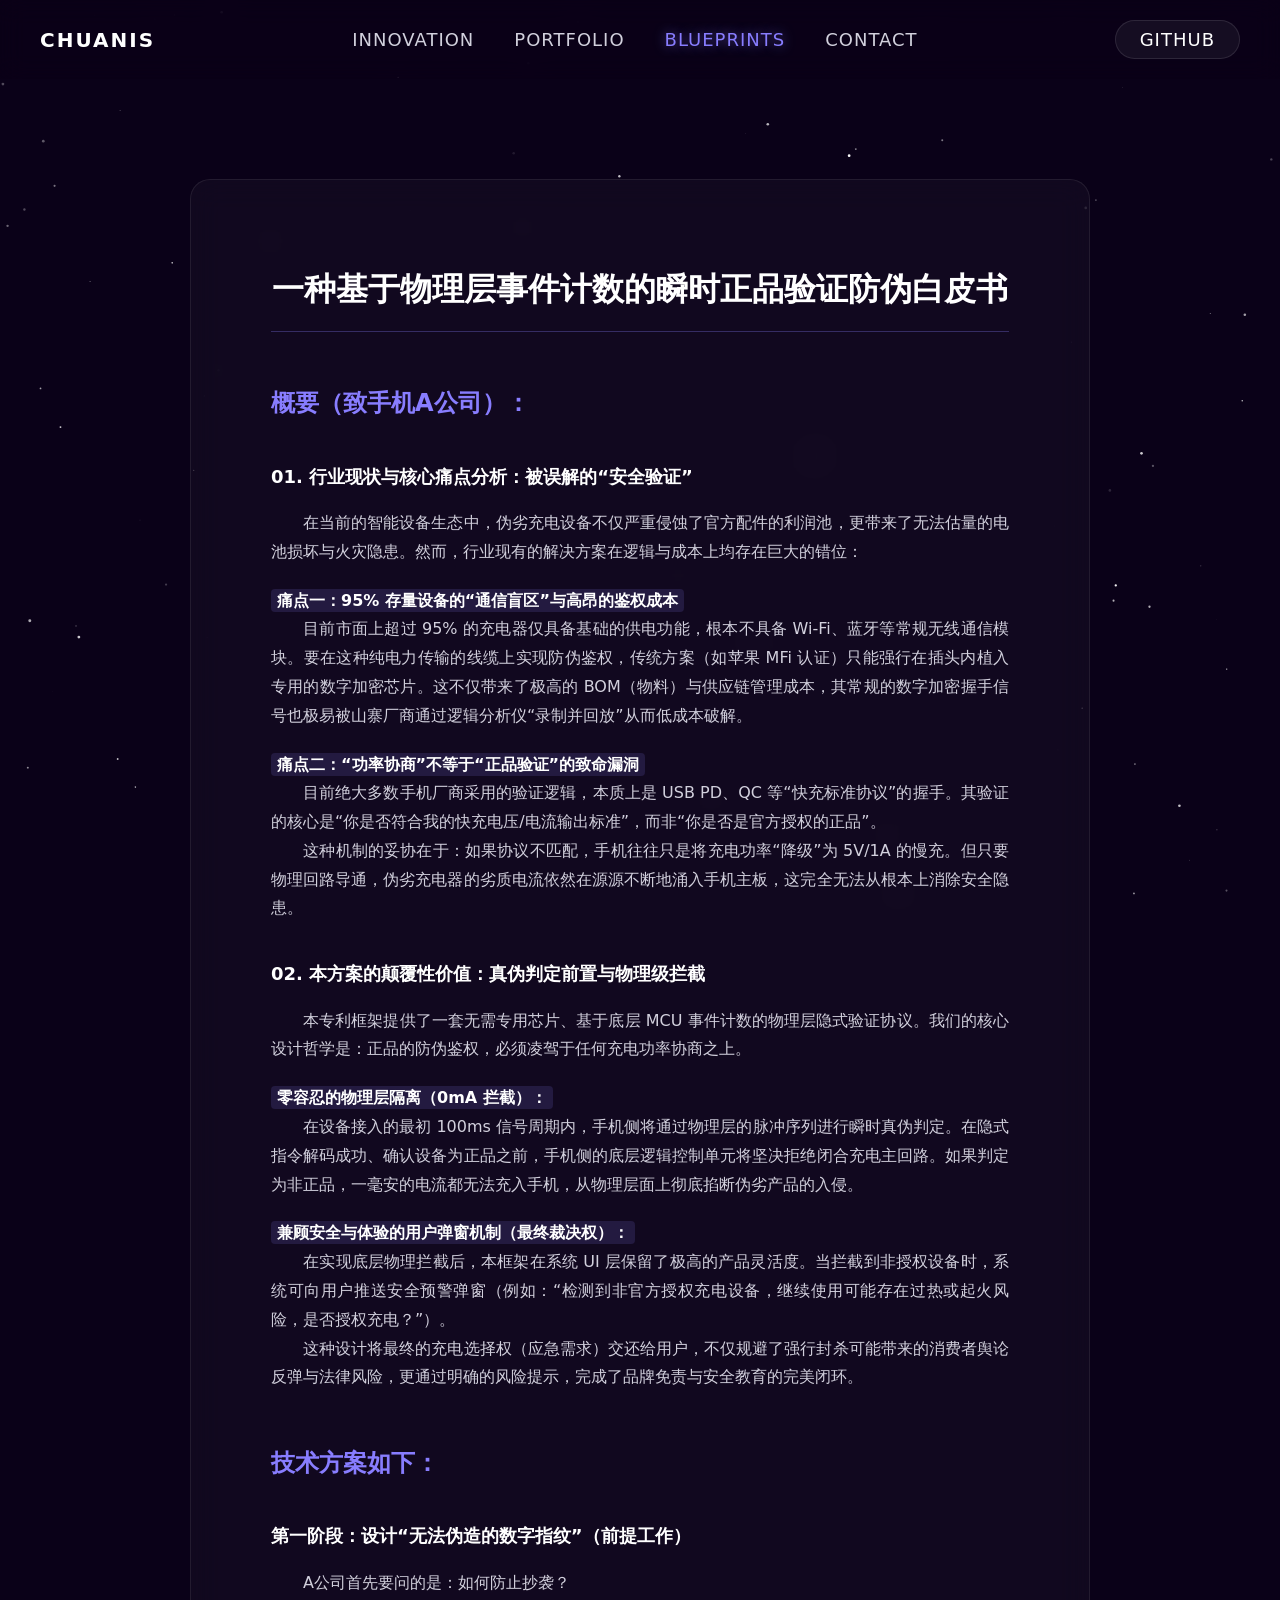
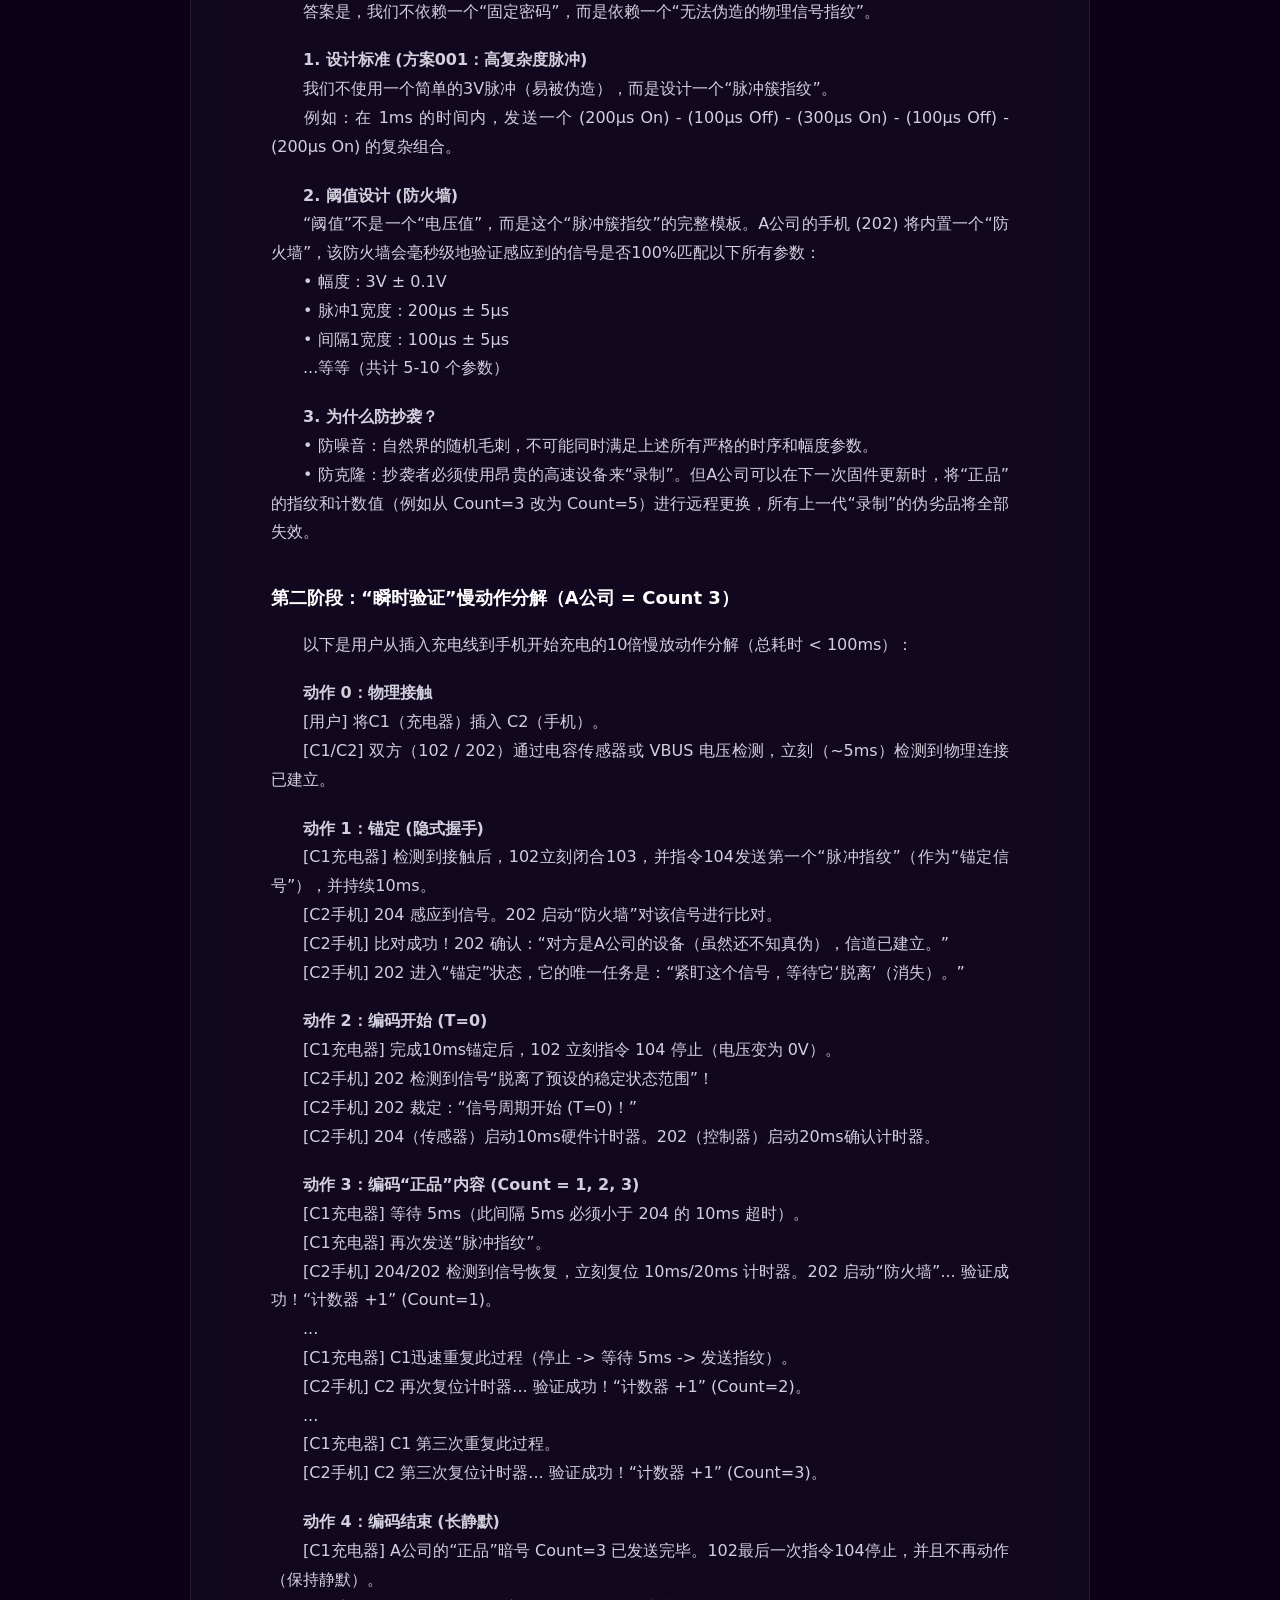
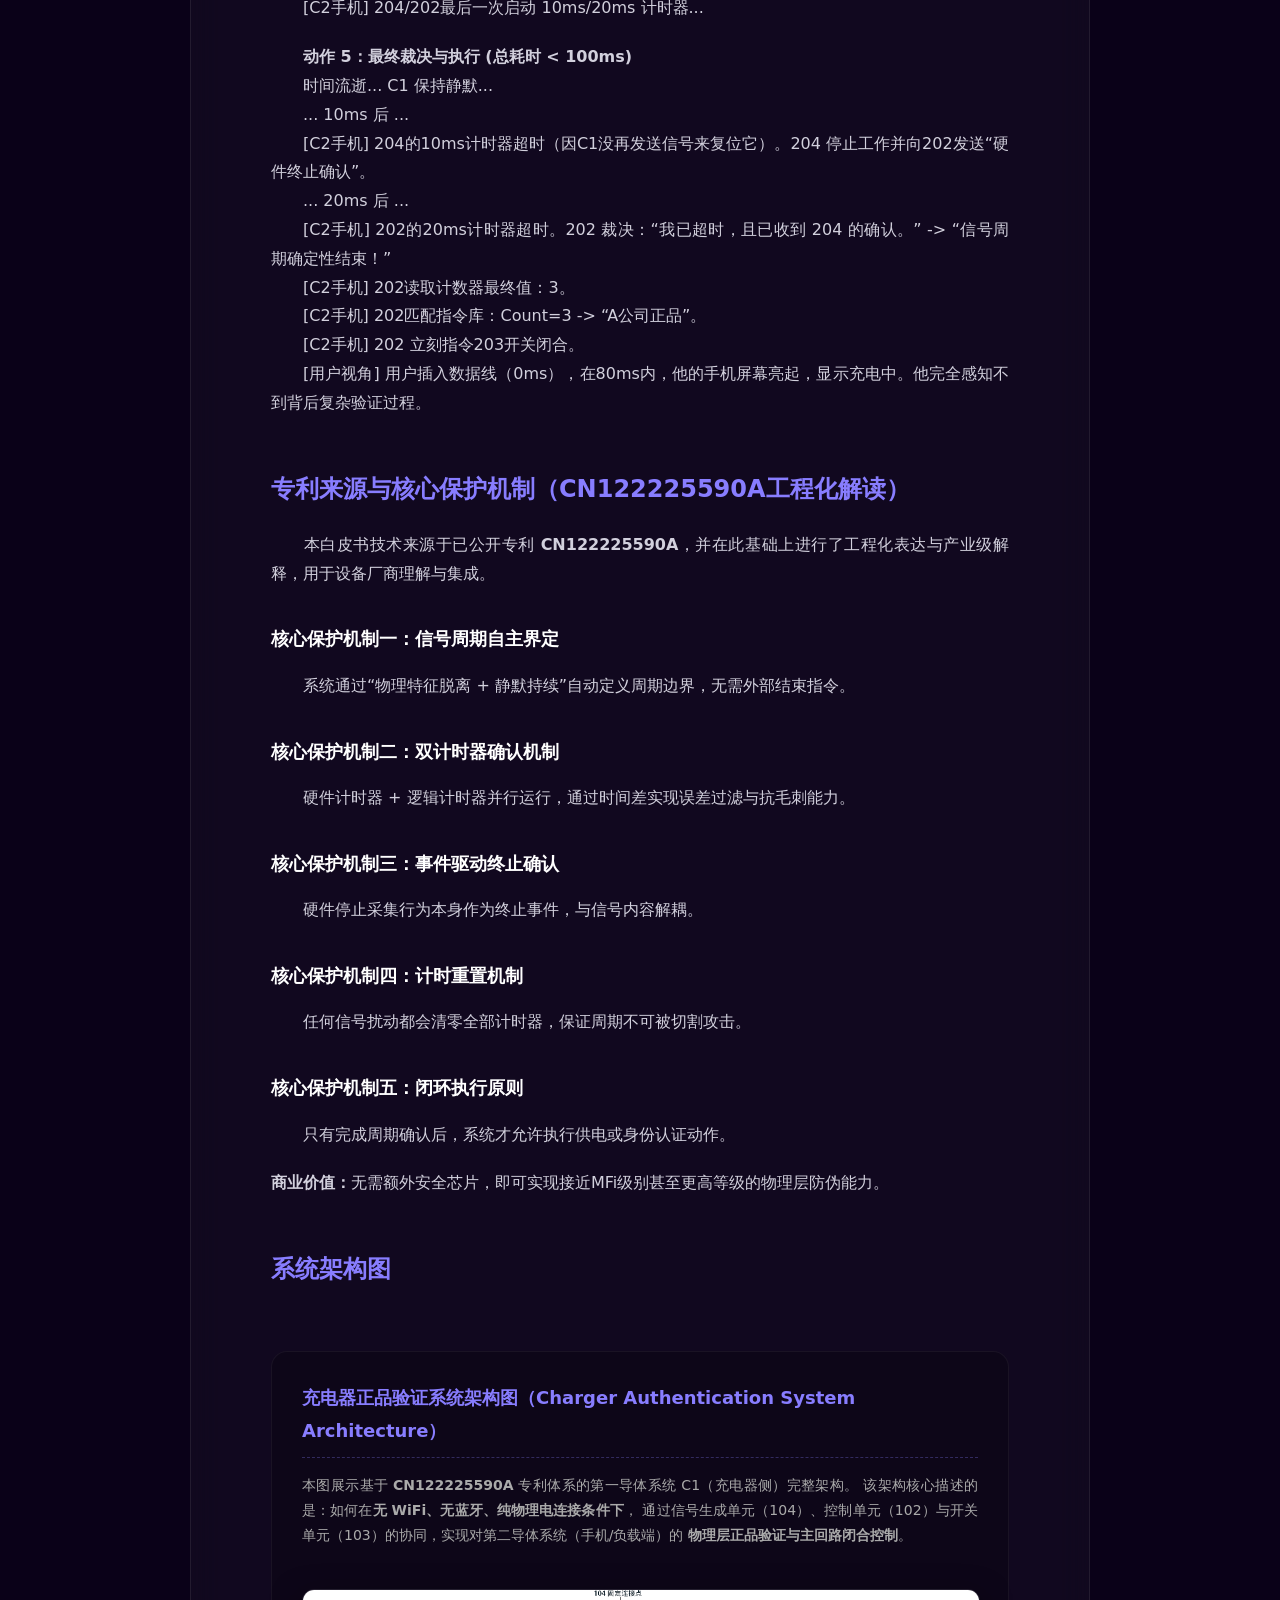
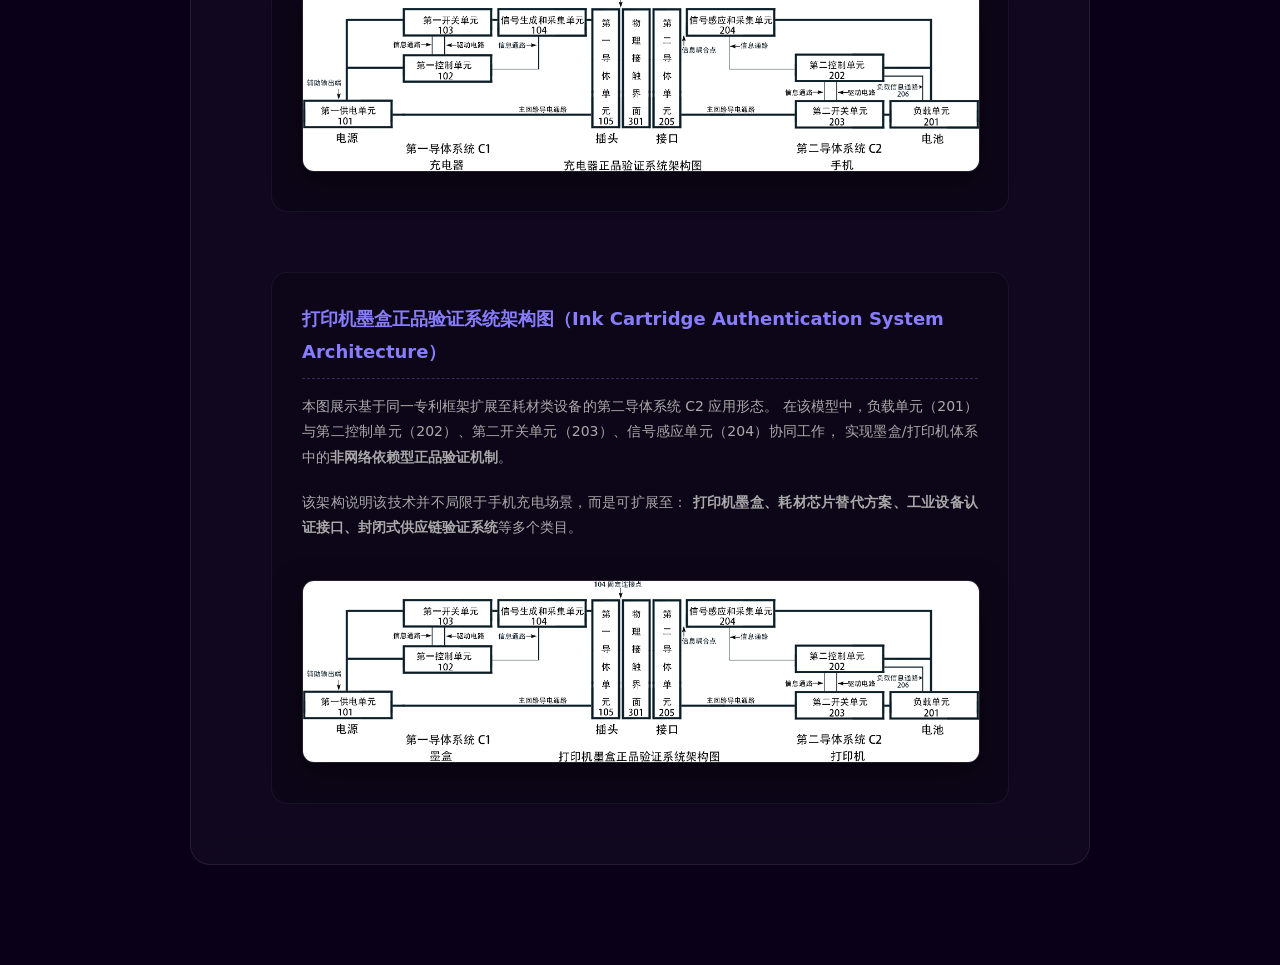
<file: blueprints/physical-layer-auth.html>
<!DOCTYPE html>
<html lang="zh-CN">
<head>
    <meta charset="UTF-8">
    <meta name="viewport" content="width=device-width, initial-scale=1.0, maximum-scale=1.0, user-scalable=no">
    <title>物理层瞬时正品验证防伪白皮书 | CHUANIS BLUEPRINTS</title>
    <meta name="description" content="一种基于物理层事件计数的瞬时正品验证防伪白皮书。解析行业痛点，提供零容忍的物理层隔离与防伪解决方案。">
    
    <link rel="icon" href="../favicon.svg" type="image/svg+xml">
    
    <link rel="stylesheet" href="../assets/background.css">
    <link rel="stylesheet" href="../assets/nav.css">
    
    <style>
        .whitepaper-container {
            display: flex;
            justify-content: center;
            padding: 100px 20px;
            position: relative;
            z-index: 10;
        }

        .whitepaper-content {
            background: rgba(255, 255, 255, 0.03);
            border: 1px solid rgba(255, 255, 255, 0.08);
            padding: 60px 80px;
            border-radius: 20px;
            max-width: 900px;
            width: 100%;
            backdrop-filter: blur(15px);
            color: #d2d0dd;
            line-height: 1.8;
            font-size: 16px;
            box-sizing: border-box; /* 确保移动端不溢出 */
        }

        .whitepaper-content h1 {
            color: #fff;
            font-size: 32px;
            text-align: center;
            margin-bottom: 50px;
            line-height: 1.4;
            border-bottom: 1px solid rgba(136, 125, 255, 0.3);
            padding-bottom: 20px;
        }

        .whitepaper-content h2 { color: #887dff; font-size: 24px; margin-top: 50px; margin-bottom: 20px; }
        .whitepaper-content h3 { color: #fff; font-size: 18px; margin-top: 35px; margin-bottom: 15px; }
        .whitepaper-content p { margin-bottom: 20px; text-align: justify; }

        .highlight-text {
            color: #fff;
            font-weight: 600;
            background: rgba(136, 125, 255, 0.15);
            padding: 2px 6px;
            border-radius: 4px;
        }

        .architecture-images { margin-top: 60px; display: flex; flex-direction: column; gap: 60px; }
        
        .image-block {
            background: rgba(0, 0, 0, 0.2);
            padding: 30px;
            border-radius: 16px;
            border: 1px solid rgba(255, 255, 255, 0.05);
        }

        .image-block h3 { margin-top: 0; color: #887dff; border-bottom: 1px dashed rgba(136, 125, 255, 0.3); padding-bottom: 10px; }
        .image-block p { font-size: 14px; color: #aaa; }
        
        .architecture-images img {
            width: 100%;
            height: auto;
            border-radius: 12px;
            box-shadow: 0 10px 30px rgba(0,0,0,0.5);
            border: 1px solid rgba(255,255,255,0.1);
            margin-top: 20px;
        }

        /* ==================== 移动端适配 ==================== */
        @media (max-width: 900px) {
            .whitepaper-container { padding: 40px 15px; }
            .whitepaper-content { padding: 30px 20px; }
            .whitepaper-content h1 { font-size: 24px; margin-bottom: 30px; }
            .whitepaper-content h2 { font-size: 20px; margin-top: 40px; }
            .whitepaper-content h3 { font-size: 16px; margin-top: 25px; }
            .whitepaper-content p { font-size: 14px; }
            .image-block { padding: 20px 15px; }
        }
    </style>
</head>

<body>

<main class="whitepaper-container">
<article class="whitepaper-content">

<h1>一种基于物理层事件计数的瞬时正品验证防伪白皮书</h1>

<h2>概要（致手机A公司）：</h2>

<h3>01. 行业现状与核心痛点分析：被误解的“安全验证”</h3>
<p>&emsp;&emsp;在当前的智能设备生态中，伪劣充电设备不仅严重侵蚀了官方配件的利润池，更带来了无法估量的电池损坏与火灾隐患。然而，行业现有的解决方案在逻辑与成本上均存在巨大的错位：</p>

<p><span class="highlight-text">痛点一：95% 存量设备的“通信盲区”与高昂的鉴权成本</span><br>
&emsp;&emsp;目前市面上超过 95% 的充电器仅具备基础的供电功能，根本不具备 Wi-Fi、蓝牙等常规无线通信模块。要在这种纯电力传输的线缆上实现防伪鉴权，传统方案（如苹果 MFi 认证）只能强行在插头内植入专用的数字加密芯片。这不仅带来了极高的 BOM（物料）与供应链管理成本，其常规的数字加密握手信号也极易被山寨厂商通过逻辑分析仪“录制并回放”从而低成本破解。</p>

<p><span class="highlight-text">痛点二：“功率协商”不等于“正品验证”的致命漏洞</span><br>
&emsp;&emsp;目前绝大多数手机厂商采用的验证逻辑，本质上是 USB PD、QC 等“快充标准协议”的握手。其验证的核心是“你是否符合我的快充电压/电流输出标准”，而非“你是否是官方授权的正品”。<br>
&emsp;&emsp;这种机制的妥协在于：如果协议不匹配，手机往往只是将充电功率“降级”为 5V/1A 的慢充。但只要物理回路导通，伪劣充电器的劣质电流依然在源源不断地涌入手机主板，这完全无法从根本上消除安全隐患。</p>

<h3>02. 本方案的颠覆性价值：真伪判定前置与物理级拦截</h3>
<p>&emsp;&emsp;本专利框架提供了一套无需专用芯片、基于底层 MCU 事件计数的物理层隐式验证协议。我们的核心设计哲学是：正品的防伪鉴权，必须凌驾于任何充电功率协商之上。</p>

<p><span class="highlight-text">零容忍的物理层隔离（0mA 拦截）：</span><br>
&emsp;&emsp;在设备接入的最初 100ms 信号周期内，手机侧将通过物理层的脉冲序列进行瞬时真伪判定。在隐式指令解码成功、确认设备为正品之前，手机侧的底层逻辑控制单元将坚决拒绝闭合充电主回路。如果判定为非正品，一毫安的电流都无法充入手机，从物理层面上彻底掐断伪劣产品的入侵。</p>

<p><span class="highlight-text">兼顾安全与体验的用户弹窗机制（最终裁决权）：</span><br>
&emsp;&emsp;在实现底层物理拦截后，本框架在系统 UI 层保留了极高的产品灵活度。当拦截到非授权设备时，系统可向用户推送安全预警弹窗（例如：“检测到非官方授权充电设备，继续使用可能存在过热或起火风险，是否授权充电？”）。<br>
&emsp;&emsp;这种设计将最终的充电选择权（应急需求）交还给用户，不仅规避了强行封杀可能带来的消费者舆论反弹与法律风险，更通过明确的风险提示，完成了品牌免责与安全教育的完美闭环。</p>

<h2>技术方案如下：</h2>

<h3>第一阶段：设计“无法伪造的数字指纹”（前提工作）</h3>
<p>&emsp;&emsp;A公司首先要问的是：如何防止抄袭？<br>
&emsp;&emsp;答案是，我们不依赖一个“固定密码”，而是依赖一个“无法伪造的物理信号指纹”。</p>

<p>&emsp;&emsp;<strong>1. 设计标准 (方案001：高复杂度脉冲)</strong><br>
&emsp;&emsp;我们不使用一个简单的3V脉冲（易被伪造），而是设计一个“脉冲簇指纹”。<br>
&emsp;&emsp;例如：在 1ms 的时间内，发送一个 (200µs On) - (100µs Off) - (300µs On) - (100µs Off) - (200µs On) 的复杂组合。</p>

<p>&emsp;&emsp;<strong>2. 阈值设计 (防火墙)</strong><br>
&emsp;&emsp;“阈值”不是一个“电压值”，而是这个“脉冲簇指纹”的完整模板。A公司的手机 (202) 将内置一个“防火墙”，该防火墙会毫秒级地验证感应到的信号是否100%匹配以下所有参数：<br>
&emsp;&emsp;• 幅度：3V ± 0.1V<br>
&emsp;&emsp;• 脉冲1宽度：200µs ± 5µs<br>
&emsp;&emsp;• 间隔1宽度：100µs ± 5µs<br>
&emsp;&emsp;...等等（共计 5-10 个参数）</p>

<p>&emsp;&emsp;<strong>3. 为什么防抄袭？</strong><br>
&emsp;&emsp;• 防噪音：自然界的随机毛刺，不可能同时满足上述所有严格的时序和幅度参数。<br>
&emsp;&emsp;• 防克隆：抄袭者必须使用昂贵的高速设备来“录制”。但A公司可以在下一次固件更新时，将“正品”的指纹和计数值（例如从 Count=3 改为 Count=5）进行远程更换，所有上一代“录制”的伪劣品将全部失效。</p>

<h3>第二阶段：“瞬时验证”慢动作分解（A公司 = Count 3）</h3>
<p>&emsp;&emsp;以下是用户从插入充电线到手机开始充电的10倍慢放动作分解（总耗时 < 100ms）：</p>

<p>&emsp;&emsp;<strong>动作 0：物理接触</strong><br>
&emsp;&emsp;[用户] 将C1（充电器）插入 C2（手机）。<br>
&emsp;&emsp;[C1/C2] 双方（102 / 202）通过电容传感器或 VBUS 电压检测，立刻（~5ms）检测到物理连接已建立。</p>

<p>&emsp;&emsp;<strong>动作 1：锚定 (隐式握手)</strong><br>
&emsp;&emsp;[C1充电器] 检测到接触后，102立刻闭合103，并指令104发送第一个“脉冲指纹”（作为“锚定信号”），并持续10ms。<br>
&emsp;&emsp;[C2手机] 204 感应到信号。202 启动“防火墙”对该信号进行比对。<br>
&emsp;&emsp;[C2手机] 比对成功！202 确认：“对方是A公司的设备（虽然还不知真伪），信道已建立。”<br>
&emsp;&emsp;[C2手机] 202 进入“锚定”状态，它的唯一任务是：“紧盯这个信号，等待它‘脱离’（消失）。”</p>

<p>&emsp;&emsp;<strong>动作 2：编码开始 (T=0)</strong><br>
&emsp;&emsp;[C1充电器] 完成10ms锚定后，102 立刻指令 104 停止（电压变为 0V）。<br>
&emsp;&emsp;[C2手机] 202 检测到信号“脱离了预设的稳定状态范围”！<br>
&emsp;&emsp;[C2手机] 202 裁定：“信号周期开始 (T=0)！”<br>
&emsp;&emsp;[C2手机] 204（传感器）启动10ms硬件计时器。202（控制器）启动20ms确认计时器。</p>

<p>&emsp;&emsp;<strong>动作 3：编码“正品”内容 (Count = 1, 2, 3)</strong><br>
&emsp;&emsp;[C1充电器] 等待 5ms（此间隔 5ms 必须小于 204 的 10ms 超时）。<br>
&emsp;&emsp;[C1充电器] 再次发送“脉冲指纹”。<br>
&emsp;&emsp;[C2手机] 204/202 检测到信号恢复，立刻复位 10ms/20ms 计时器。202 启动“防火墙”... 验证成功！“计数器 +1” (Count=1)。<br>
&emsp;&emsp;...<br>
&emsp;&emsp;[C1充电器] C1迅速重复此过程（停止 -> 等待 5ms -> 发送指纹）。<br>
&emsp;&emsp;[C2手机] C2 再次复位计时器... 验证成功！“计数器 +1” (Count=2)。<br>
&emsp;&emsp;...<br>
&emsp;&emsp;[C1充电器] C1 第三次重复此过程。<br>
&emsp;&emsp;[C2手机] C2 第三次复位计时器... 验证成功！“计数器 +1” (Count=3)。</p>

<p>&emsp;&emsp;<strong>动作 4：编码结束 (长静默)</strong><br>
&emsp;&emsp;[C1充电器] A公司的“正品”暗号 Count=3 已发送完毕。102最后一次指令104停止，并且不再动作（保持静默）。<br>
&emsp;&emsp;[C2手机] 204/202最后一次启动 10ms/20ms 计时器...</p>

<p>&emsp;&emsp;<strong>动作 5：最终裁决与执行 (总耗时 < 100ms)</strong><br>
&emsp;&emsp;时间流逝... C1 保持静默...<br>
&emsp;&emsp;... 10ms 后 ...<br>
&emsp;&emsp;[C2手机] 204的10ms计时器超时（因C1没再发送信号来复位它）。204 停止工作并向202发送“硬件终止确认”。<br>
&emsp;&emsp;... 20ms 后 ...<br>
&emsp;&emsp;[C2手机] 202的20ms计时器超时。202 裁决：“我已超时，且已收到 204 的确认。” -> “信号周期确定性结束！”<br>
&emsp;&emsp;[C2手机] 202读取计数器最终值：3。<br>
&emsp;&emsp;[C2手机] 202匹配指令库：Count=3 -> “A公司正品”。<br>
&emsp;&emsp;[C2手机] 202 立刻指令203开关闭合。<br>
&emsp;&emsp;[用户视角] 用户插入数据线（0ms），在80ms内，他的手机屏幕亮起，显示充电中。他完全感知不到背后复杂验证过程。</p>

<h2>专利来源与核心保护机制（CN122225590A工程化解读）</h2>

<p>&emsp;&emsp;本白皮书技术来源于已公开专利 <strong>CN122225590A</strong>，并在此基础上进行了工程化表达与产业级解释，用于设备厂商理解与集成。</p>

<h3>核心保护机制一：信号周期自主界定</h3>
<p>&emsp;&emsp;系统通过“物理特征脱离 + 静默持续”自动定义周期边界，无需外部结束指令。</p>

<h3>核心保护机制二：双计时器确认机制</h3>
<p>&emsp;&emsp;硬件计时器 + 逻辑计时器并行运行，通过时间差实现误差过滤与抗毛刺能力。</p>

<h3>核心保护机制三：事件驱动终止确认</h3>
<p>&emsp;&emsp;硬件停止采集行为本身作为终止事件，与信号内容解耦。</p>

<h3>核心保护机制四：计时重置机制</h3>
<p>&emsp;&emsp;任何信号扰动都会清零全部计时器，保证周期不可被切割攻击。</p>

<h3>核心保护机制五：闭环执行原则</h3>
<p>&emsp;&emsp;只有完成周期确认后，系统才允许执行供电或身份认证动作。</p>

<p><strong>商业价值：</strong>无需额外安全芯片，即可实现接近MFi级别甚至更高等级的物理层防伪能力。</p>

<h2>系统架构图</h2>

<div class="architecture-images">

    <div class="image-block">
        <h3>充电器正品验证系统架构图（Charger Authentication System Architecture）</h3>
        <p>
            本图展示基于 <strong>CN122225590A</strong> 专利体系的第一导体系统 C1（充电器侧）完整架构。
            该架构核心描述的是：如何在<strong>无 WiFi、无蓝牙、纯物理电连接条件下</strong>，
            通过信号生成单元（104）、控制单元（102）与开关单元（103）的协同，实现对第二导体系统（手机/负载端）的
            <strong>物理层正品验证与主回路闭合控制</strong>。
        </p>
        <img src="充电器正品验证系统架构图.png" alt="充电器正品验证系统架构图">
    </div>

    <div class="image-block">
        <h3>打印机墨盒正品验证系统架构图（Ink Cartridge Authentication System Architecture）</h3>
        <p>
            本图展示基于同一专利框架扩展至耗材类设备的第二导体系统 C2 应用形态。
            在该模型中，负载单元（201）与第二控制单元（202）、第二开关单元（203）、信号感应单元（204）协同工作，
            实现墨盒/打印机体系中的<strong>非网络依赖型正品验证机制</strong>。
        </p>
        <p>
            该架构说明该技术并不局限于手机充电场景，而是可扩展至：
            <strong>打印机墨盒、耗材芯片替代方案、工业设备认证接口、封闭式供应链验证系统</strong>等多个类目。
        </p>
        <img src="打印机墨盒正品验证系统架构图.png" alt="打印机墨盒正品验证系统架构图">
    </div>

</div>

</article>
</main>

<script src="../assets/background.js"></script>
<script src="../assets/nav.js"></script>

</body>
</html>
</file>
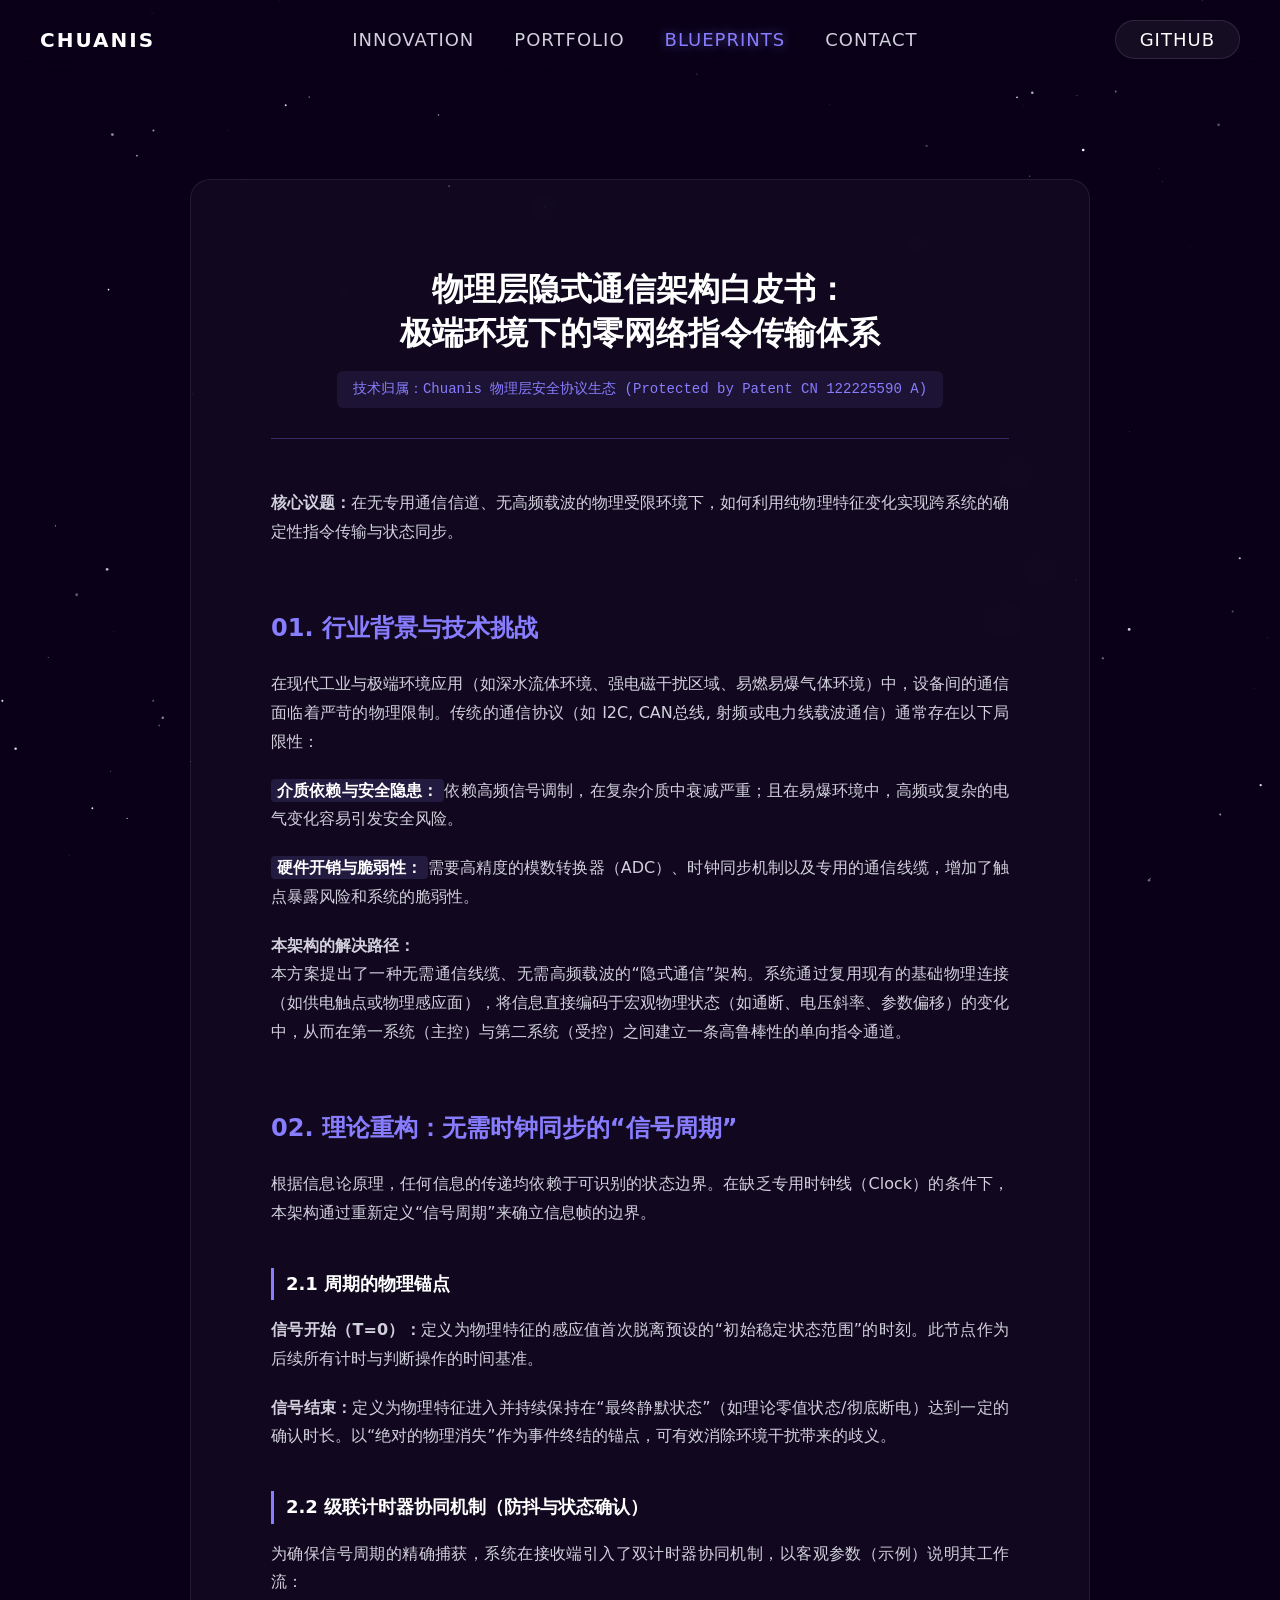
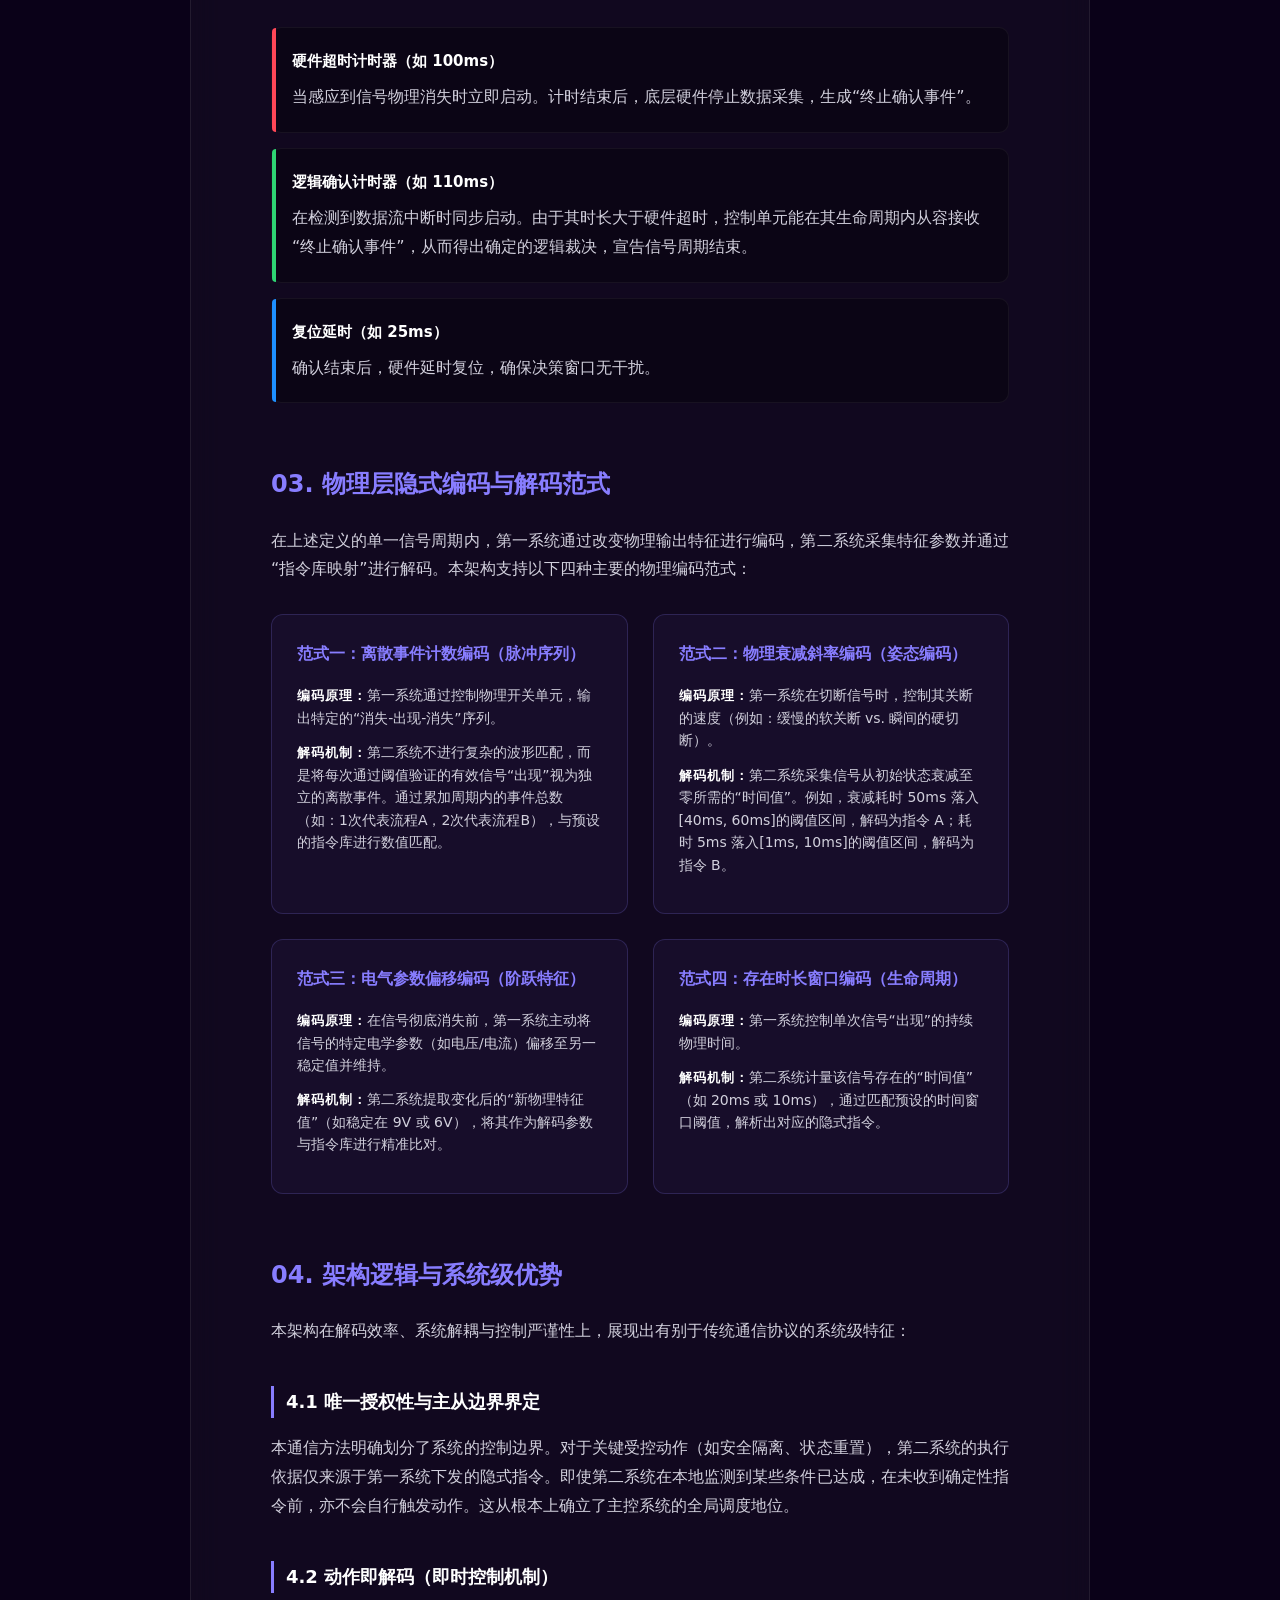
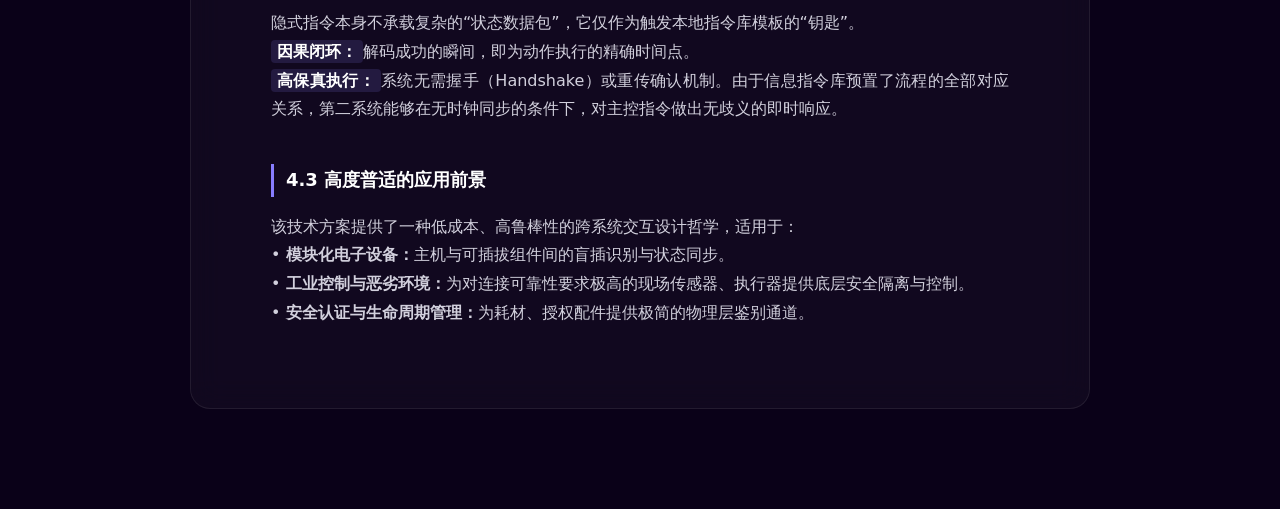
<file: blueprints/stealth-comm.html>
<!DOCTYPE html>
<html lang="zh-CN">
<head>
    <meta charset="UTF-8">
    <meta name="viewport" content="width=device-width, initial-scale=1.0, maximum-scale=1.0, user-scalable=no">
    <title>Stealth-Comm 物理层隐式通信架构白皮书 | CHUANIS BLUEPRINTS</title>
    <meta name="description" content="极端环境下的零网络指令传输体系。解析在无通信信道、无高频载波条件下的确定性指令传输与状态同步架构。">
    
    <link rel="icon" href="../favicon.svg" type="image/svg+xml">
    
    <link rel="stylesheet" href="../assets/background.css">
    <link rel="stylesheet" href="../assets/nav.css">
    
    <style>
        .whitepaper-container { display: flex; justify-content: center; padding: 100px 20px; position: relative; z-index: 10; }
        .whitepaper-content { background: rgba(255, 255, 255, 0.03); border: 1px solid rgba(255, 255, 255, 0.08); padding: 60px 80px; border-radius: 20px; max-width: 900px; width: 100%; backdrop-filter: blur(15px); color: #d2d0dd; line-height: 1.8; font-size: 16px; box-sizing: border-box; }
        
        .title-group { text-align: center; border-bottom: 1px solid rgba(136, 125, 255, 0.3); padding-bottom: 30px; margin-bottom: 50px; }
        .title-group h1 { color: #fff; font-size: 32px; line-height: 1.4; margin-bottom: 15px; }
        .title-meta { font-family: monospace; color: #887dff; font-size: 14px; background: rgba(136, 125, 255, 0.1); display: inline-block; padding: 6px 16px; border-radius: 6px; }

        .whitepaper-content h2 { color: #887dff; font-size: 24px; margin-top: 60px; margin-bottom: 20px; }
        .whitepaper-content h3 { color: #fff; font-size: 18px; margin-top: 40px; margin-bottom: 15px; border-left: 3px solid #887dff; padding-left: 12px; }
        .whitepaper-content p { margin-bottom: 20px; text-align: justify; }

        .highlight-text { color: #fff; font-weight: 600; background: rgba(136, 125, 255, 0.15); padding: 2px 6px; border-radius: 4px; }

        /* 计时器级联模块设计 (凸显硬核逻辑) */
        .timer-cascade { margin: 30px 0; display: flex; flex-direction: column; gap: 15px; }
        .timer-item { background: rgba(0, 0, 0, 0.3); border: 1px solid rgba(255,255,255,0.05); padding: 20px; border-radius: 10px; position: relative; }
        .timer-item::before { content: ''; position: absolute; left: 0; top: 0; bottom: 0; width: 4px; border-radius: 10px 0 0 10px; }
        .timer-1::before { background: #ff4757; }
        .timer-2::before { background: #2ed573; }
        .timer-3::before { background: #1e90ff; }
        .timer-item strong { display: block; color: #fff; margin-bottom: 8px; font-size: 15px; }
        
        /* 编码范式 2x2 网格设计 */
        .paradigm-grid { display: grid; grid-template-columns: 1fr 1fr; gap: 25px; margin-top: 30px; }
        .paradigm-card { background: rgba(136, 125, 255, 0.05); border: 1px solid rgba(136, 125, 255, 0.2); padding: 25px; border-radius: 12px; }
        .paradigm-card h4 { color: #887dff; margin-top: 0; margin-bottom: 15px; font-size: 16px; }
        .paradigm-card .mechanic { margin-bottom: 12px; font-size: 14px; line-height: 1.6; }
        .paradigm-card .mechanic span { color: #fff; font-weight: 600; font-size: 13px; text-transform: uppercase; letter-spacing: 1px; }

        /* ==================== 移动端适配 ==================== */
        @media (max-width: 900px) {
            .whitepaper-container { padding: 40px 15px; }
            .whitepaper-content { padding: 30px 20px; }
            .title-group h1 { font-size: 24px; }
            .whitepaper-content h2 { font-size: 20px; margin-top: 40px; }
            .whitepaper-content h3 { font-size: 16px; margin-top: 30px; }
            .whitepaper-content p { font-size: 14px; }
            .paradigm-grid { grid-template-columns: 1fr; /* 手机端强制单列 */ gap: 15px; }
            .timer-item { padding: 15px; }
        }
    </style>
</head>
<body>

<main class="whitepaper-container">
<article class="whitepaper-content">

    <div class="title-group">
        <h1>物理层隐式通信架构白皮书：<br>极端环境下的零网络指令传输体系</h1>
        <div class="title-meta">技术归属：Chuanis 物理层安全协议生态 (Protected by Patent CN 122225590 A)</div>
    </div>

    <p><strong>核心议题：</strong>在无专用通信信道、无高频载波的物理受限环境下，如何利用纯物理特征变化实现跨系统的确定性指令传输与状态同步。</p>

    <h2>01. 行业背景与技术挑战</h2>
    <p>在现代工业与极端环境应用（如深水流体环境、强电磁干扰区域、易燃易爆气体环境）中，设备间的通信面临着严苛的物理限制。传统的通信协议（如 I2C, CAN总线, 射频或电力线载波通信）通常存在以下局限性：</p>
    <p><span class="highlight-text">介质依赖与安全隐患：</span>依赖高频信号调制，在复杂介质中衰减严重；且在易爆环境中，高频或复杂的电气变化容易引发安全风险。</p>
    <p><span class="highlight-text">硬件开销与脆弱性：</span>需要高精度的模数转换器（ADC）、时钟同步机制以及专用的通信线缆，增加了触点暴露风险和系统的脆弱性。</p>
    
    <p><strong>本架构的解决路径：</strong><br>
    本方案提出了一种无需通信线缆、无需高频载波的“隐式通信”架构。系统通过复用现有的基础物理连接（如供电触点或物理感应面），将信息直接编码于宏观物理状态（如通断、电压斜率、参数偏移）的变化中，从而在第一系统（主控）与第二系统（受控）之间建立一条高鲁棒性的单向指令通道。</p>

    <h2>02. 理论重构：无需时钟同步的“信号周期”</h2>
    <p>根据信息论原理，任何信息的传递均依赖于可识别的状态边界。在缺乏专用时钟线（Clock）的条件下，本架构通过重新定义“信号周期”来确立信息帧的边界。</p>

    <h3>2.1 周期的物理锚点</h3>
    <p><strong>信号开始（T=0）：</strong>定义为物理特征的感应值首次脱离预设的“初始稳定状态范围”的时刻。此节点作为后续所有计时与判断操作的时间基准。</p>
    <p><strong>信号结束：</strong>定义为物理特征进入并持续保持在“最终静默状态”（如理论零值状态/彻底断电）达到一定的确认时长。以“绝对的物理消失”作为事件终结的锚点，可有效消除环境干扰带来的歧义。</p>

    <h3>2.2 级联计时器协同机制（防抖与状态确认）</h3>
    <p>为确保信号周期的精确捕获，系统在接收端引入了双计时器协同机制，以客观参数（示例）说明其工作流：</p>
    
    <div class="timer-cascade">
        <div class="timer-item timer-1">
            <strong>硬件超时计时器（如 100ms）</strong>
            当感应到信号物理消失时立即启动。计时结束后，底层硬件停止数据采集，生成“终止确认事件”。
        </div>
        <div class="timer-item timer-2">
            <strong>逻辑确认计时器（如 110ms）</strong>
            在检测到数据流中断时同步启动。由于其时长大于硬件超时，控制单元能在其生命周期内从容接收“终止确认事件”，从而得出确定的逻辑裁决，宣告信号周期结束。
        </div>
        <div class="timer-item timer-3">
            <strong>复位延时（如 25ms）</strong>
            确认结束后，硬件延时复位，确保决策窗口无干扰。
        </div>
    </div>

    <h2>03. 物理层隐式编码与解码范式</h2>
    <p>在上述定义的单一信号周期内，第一系统通过改变物理输出特征进行编码，第二系统采集特征参数并通过“指令库映射”进行解码。本架构支持以下四种主要的物理编码范式：</p>

    <div class="paradigm-grid">
        <div class="paradigm-card">
            <h4>范式一：离散事件计数编码（脉冲序列）</h4>
            <div class="mechanic"><span>编码原理：</span>第一系统通过控制物理开关单元，输出特定的“消失-出现-消失”序列。</div>
            <div class="mechanic"><span>解码机制：</span>第二系统不进行复杂的波形匹配，而是将每次通过阈值验证的有效信号“出现”视为独立的离散事件。通过累加周期内的事件总数（如：1次代表流程A，2次代表流程B），与预设的指令库进行数值匹配。</div>
        </div>
        <div class="paradigm-card">
            <h4>范式二：物理衰减斜率编码（姿态编码）</h4>
            <div class="mechanic"><span>编码原理：</span>第一系统在切断信号时，控制其关断的速度（例如：缓慢的软关断 vs. 瞬间的硬切断）。</div>
            <div class="mechanic"><span>解码机制：</span>第二系统采集信号从初始状态衰减至零所需的“时间值”。例如，衰减耗时 50ms 落入[40ms, 60ms]的阈值区间，解码为指令 A；耗时 5ms 落入[1ms, 10ms]的阈值区间，解码为指令 B。</div>
        </div>
        <div class="paradigm-card">
            <h4>范式三：电气参数偏移编码（阶跃特征）</h4>
            <div class="mechanic"><span>编码原理：</span>在信号彻底消失前，第一系统主动将信号的特定电学参数（如电压/电流）偏移至另一稳定值并维持。</div>
            <div class="mechanic"><span>解码机制：</span>第二系统提取变化后的“新物理特征值”（如稳定在 9V 或 6V），将其作为解码参数与指令库进行精准比对。</div>
        </div>
        <div class="paradigm-card">
            <h4>范式四：存在时长窗口编码（生命周期）</h4>
            <div class="mechanic"><span>编码原理：</span>第一系统控制单次信号“出现”的持续物理时间。</div>
            <div class="mechanic"><span>解码机制：</span>第二系统计量该信号存在的“时间值”（如 20ms 或 10ms），通过匹配预设的时间窗口阈值，解析出对应的隐式指令。</div>
        </div>
    </div>

    <h2>04. 架构逻辑与系统级优势</h2>
    <p>本架构在解码效率、系统解耦与控制严谨性上，展现出有别于传统通信协议的系统级特征：</p>

    <h3>4.1 唯一授权性与主从边界界定</h3>
    <p>本通信方法明确划分了系统的控制边界。对于关键受控动作（如安全隔离、状态重置），第二系统的执行依据仅来源于第一系统下发的隐式指令。即使第二系统在本地监测到某些条件已达成，在未收到确定性指令前，亦不会自行触发动作。这从根本上确立了主控系统的全局调度地位。</p>

    <h3>4.2 动作即解码（即时控制机制）</h3>
    <p>隐式指令本身不承载复杂的“状态数据包”，它仅作为触发本地指令库模板的“钥匙”。<br>
    <span class="highlight-text">因果闭环：</span>解码成功的瞬间，即为动作执行的精确时间点。<br>
    <span class="highlight-text">高保真执行：</span>系统无需握手（Handshake）或重传确认机制。由于信息指令库预置了流程的全部对应关系，第二系统能够在无时钟同步的条件下，对主控指令做出无歧义的即时响应。</p>

    <h3>4.3 高度普适的应用前景</h3>
    <p>该技术方案提供了一种低成本、高鲁棒性的跨系统交互设计哲学，适用于：<br>
    • <strong>模块化电子设备：</strong>主机与可插拔组件间的盲插识别与状态同步。<br>
    • <strong>工业控制与恶劣环境：</strong>为对连接可靠性要求极高的现场传感器、执行器提供底层安全隔离与控制。<br>
    • <strong>安全认证与生命周期管理：</strong>为耗材、授权配件提供极简的物理层鉴别通道。</p>

</article>
</main>

<script src="../assets/background.js"></script>
<script src="../assets/nav.js"></script>
</body>
</html>
</file>
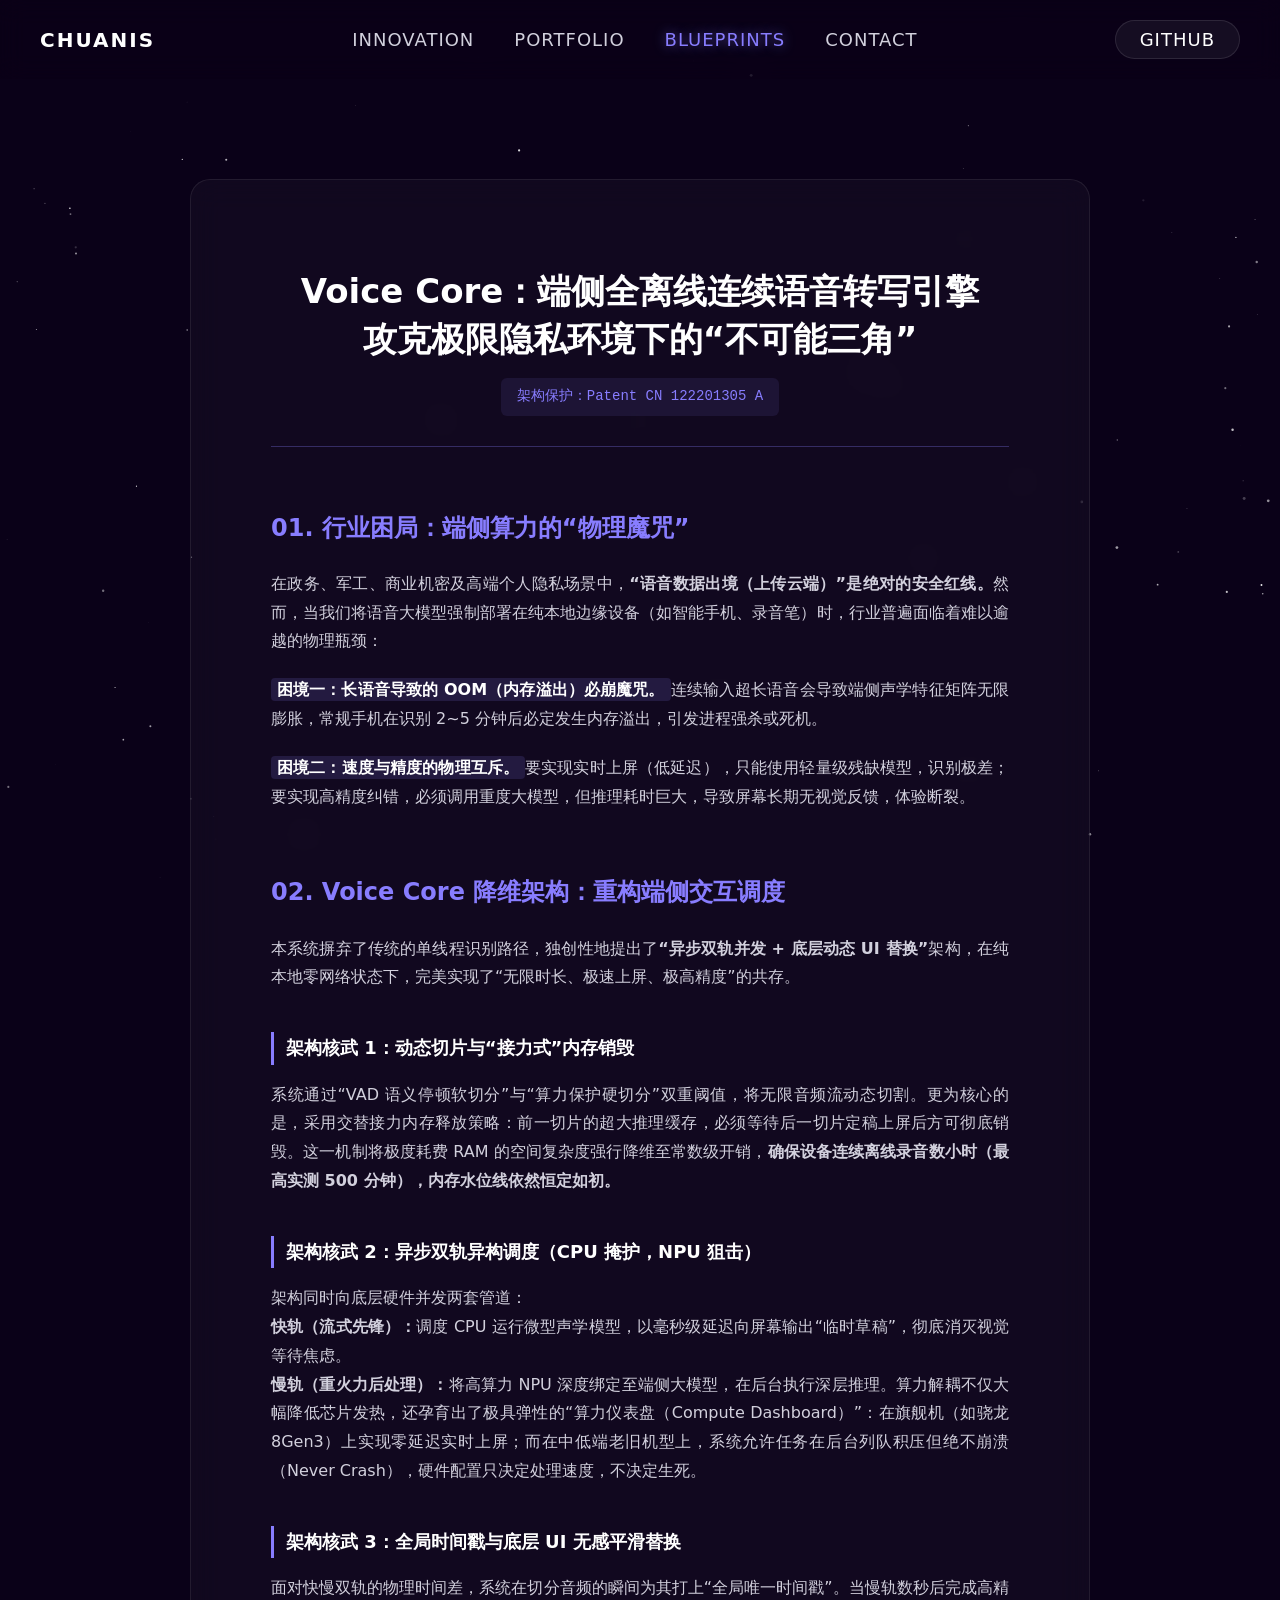
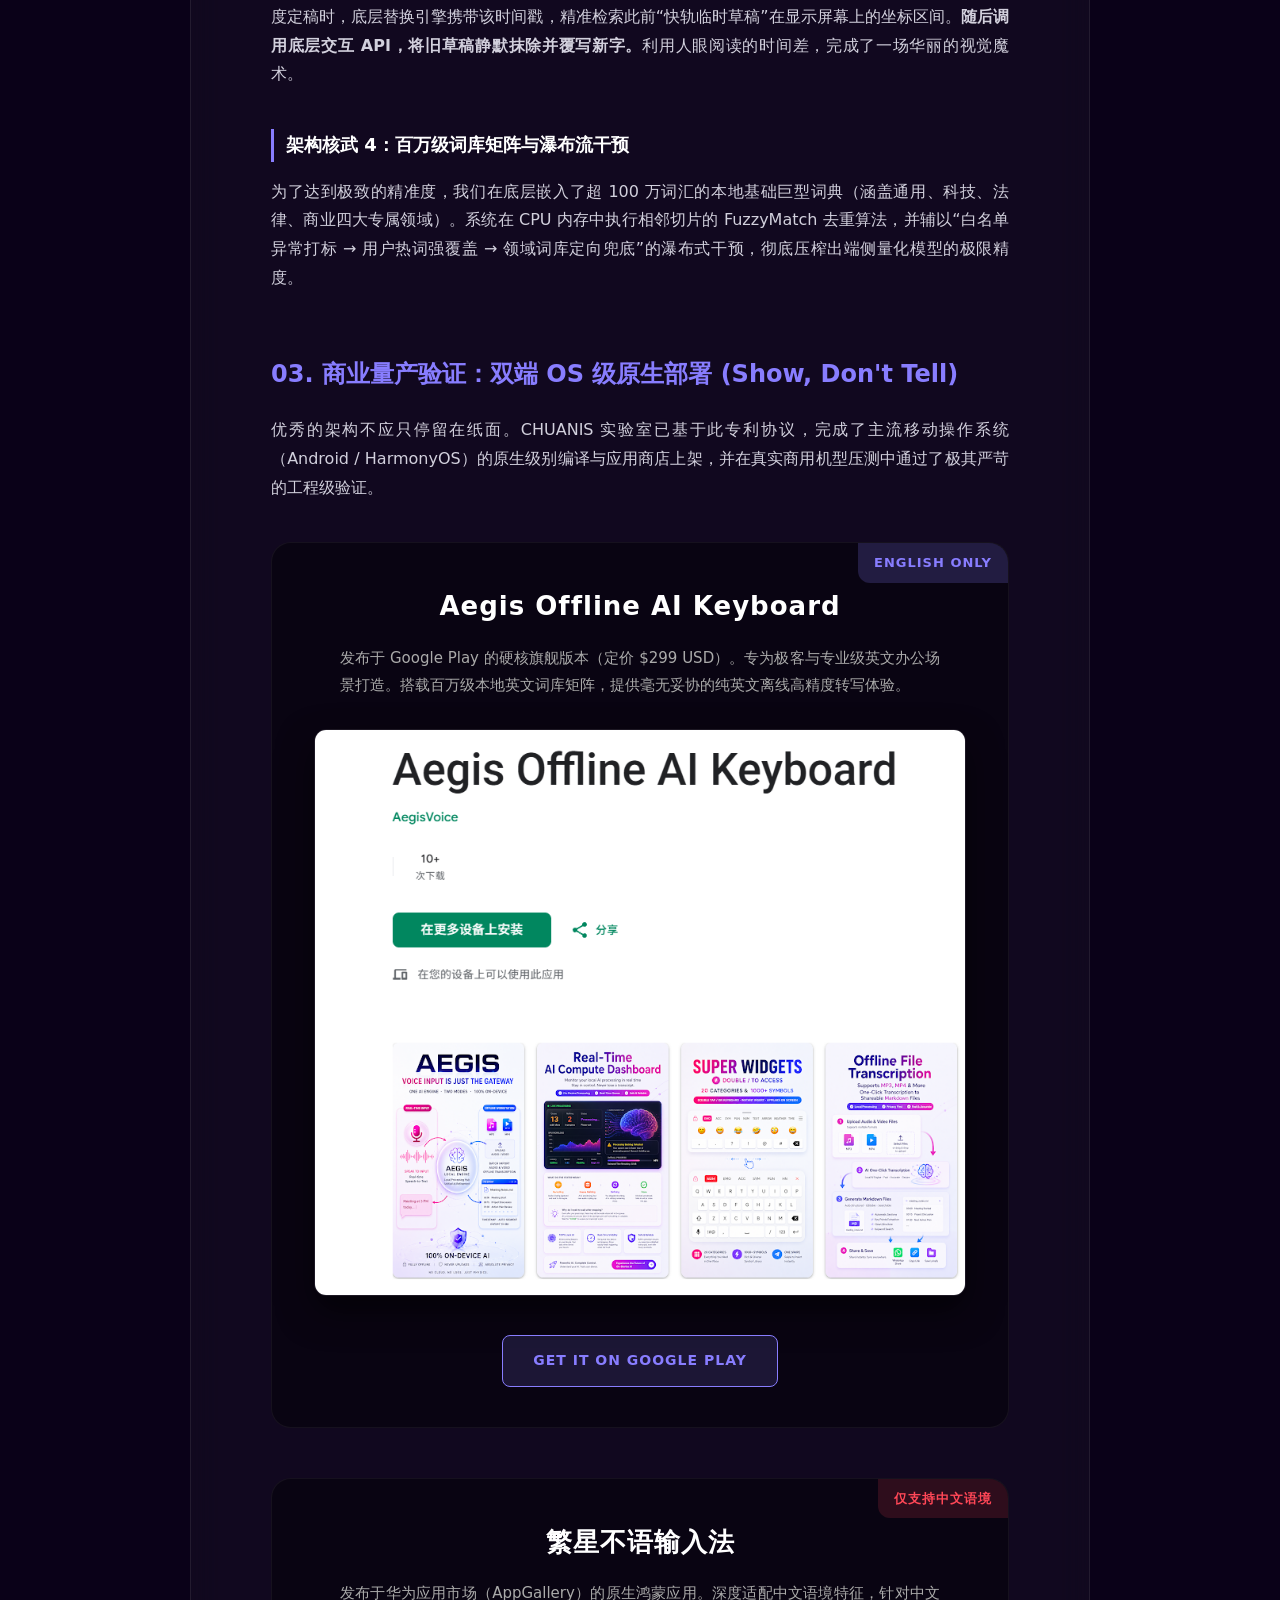
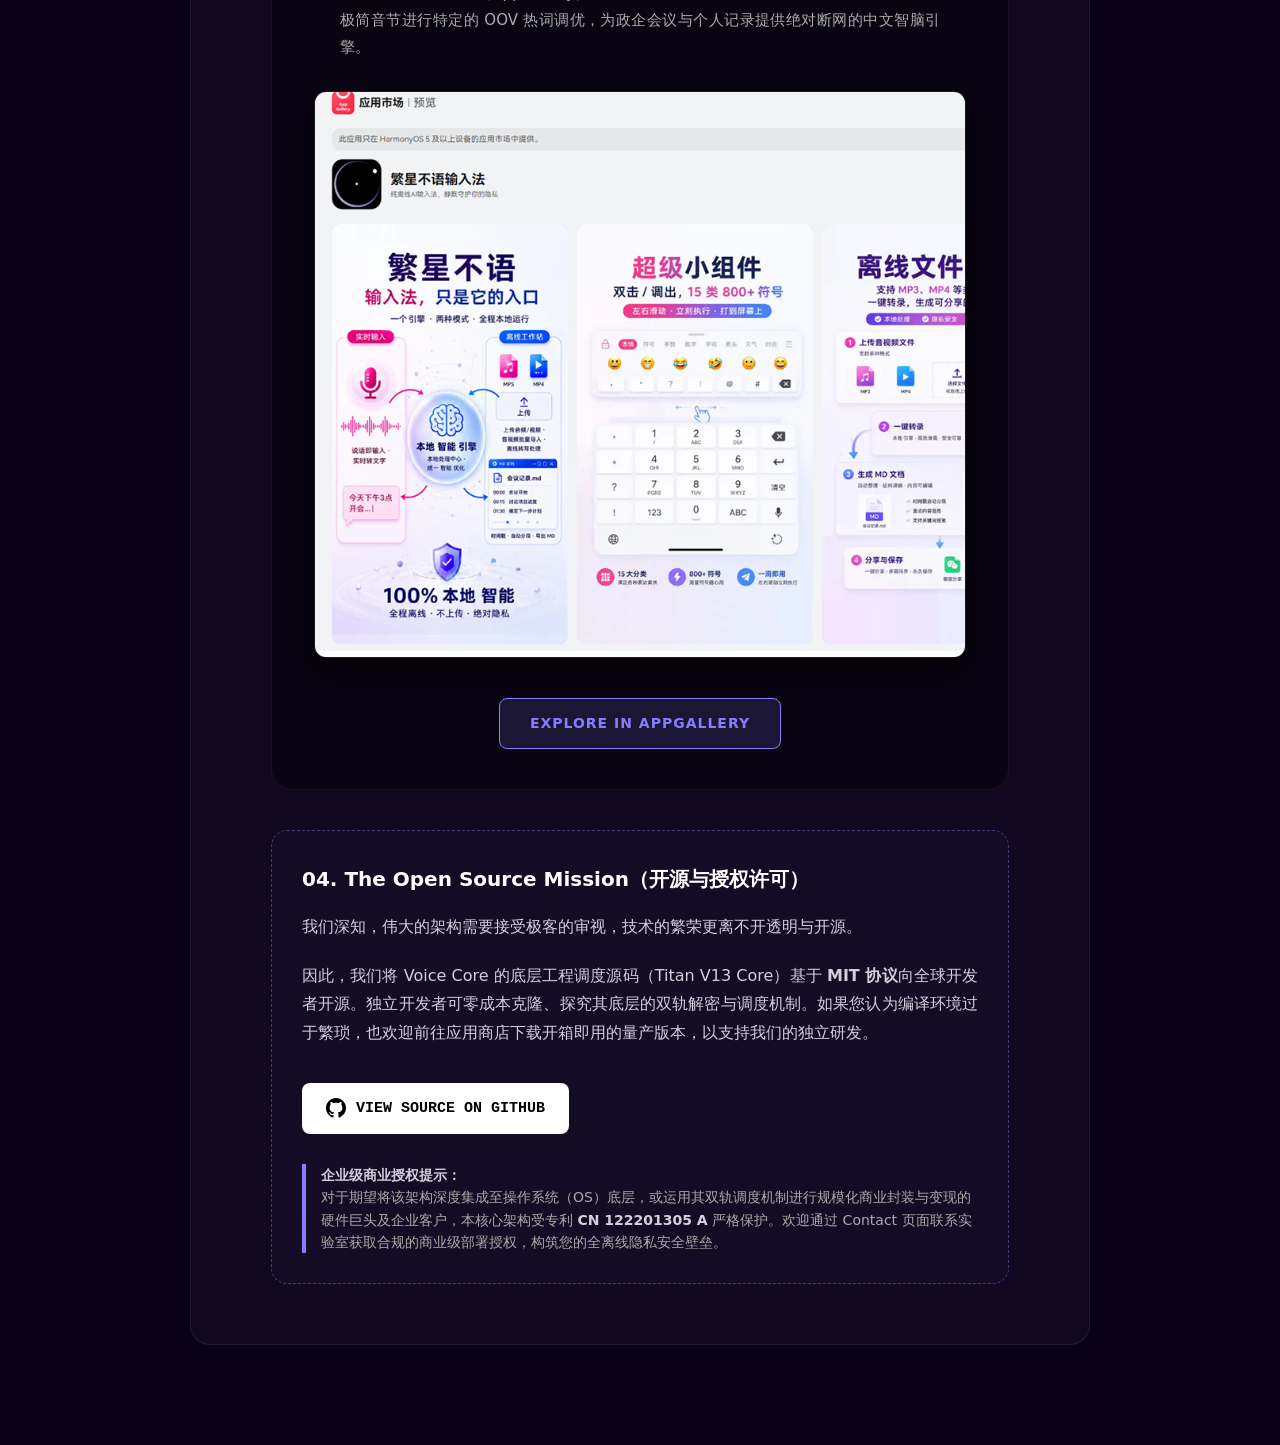
<file: blueprints/voice-core.html>
<!DOCTYPE html>
<html lang="zh-CN">
<head>
    <meta charset="UTF-8">
    <meta name="viewport" content="width=device-width, initial-scale=1.0, maximum-scale=1.0, user-scalable=no">
    <title>Voice Core 端侧全离线连续语音引擎白皮书 | CHUANIS BLUEPRINTS</title>
    <meta name="description" content="攻克端侧语音识别的内存溢出与高延迟瓶颈。独创异步双轨并发与流式UI动态替换架构，已实现Android/HarmonyOS量产。">
    
    <link rel="icon" href="../favicon.svg" type="image/svg+xml">
    <link rel="stylesheet" href="../assets/background.css">
    <link rel="stylesheet" href="../assets/nav.css">
    
    <style>
        .whitepaper-container { display: flex; justify-content: center; padding: 100px 20px; position: relative; z-index: 10; }
        .whitepaper-content { background: rgba(255, 255, 255, 0.03); border: 1px solid rgba(255, 255, 255, 0.08); padding: 60px 80px; border-radius: 20px; max-width: 900px; width: 100%; backdrop-filter: blur(15px); color: #d2d0dd; line-height: 1.8; font-size: 16px; box-sizing: border-box; }
        
        .title-group { text-align: center; border-bottom: 1px solid rgba(136, 125, 255, 0.3); padding-bottom: 30px; margin-bottom: 50px; }
        .title-group h1 { color: #fff; font-size: 34px; line-height: 1.4; margin-bottom: 15px; }
        .title-meta { font-family: monospace; color: #887dff; font-size: 14px; background: rgba(136, 125, 255, 0.1); display: inline-block; padding: 6px 16px; border-radius: 6px; }

        .whitepaper-content h2 { color: #887dff; font-size: 24px; margin-top: 60px; margin-bottom: 20px; }
        .whitepaper-content h3 { color: #fff; font-size: 18px; margin-top: 40px; margin-bottom: 15px; border-left: 3px solid #887dff; padding-left: 12px; }
        .whitepaper-content p { margin-bottom: 20px; text-align: justify; }

        .highlight-text { color: #fff; font-weight: 600; background: rgba(136, 125, 255, 0.15); padding: 2px 6px; border-radius: 4px; }

        /* 量产双端 App 垂直堆叠展示 */
        .app-stack { display: flex; flex-direction: column; gap: 50px; margin-top: 40px; }
        .app-card { background: rgba(0, 0, 0, 0.4); border: 1px solid rgba(255,255,255,0.05); padding: 40px; border-radius: 20px; text-align: center; position: relative; overflow: hidden; }
        
        /* 语言限制专属标签 */
        .lang-badge { position: absolute; top: 0; right: 0; background: rgba(136, 125, 255, 0.2); color: #887dff; padding: 8px 16px; font-size: 13px; font-weight: 700; border-bottom-left-radius: 12px; letter-spacing: 1px; }
        .lang-badge.zh { background: rgba(255, 71, 87, 0.15); color: #ff4757; }
        
        .app-card h4 { color: #fff; margin-top: 0; margin-bottom: 10px; font-size: 26px; font-weight: 700; letter-spacing: 1px; }
        .app-card .app-desc { color: #aaa; font-size: 15px; margin-bottom: 30px; max-width: 600px; margin-left: auto; margin-right: auto; }
        .app-card img { width: 100%; max-width: 650px; height: auto; border-radius: 12px; margin-bottom: 30px; box-shadow: 0 15px 35px rgba(0,0,0,0.6); border: 1px solid rgba(255,255,255,0.08); }
        .store-btn { display: inline-block; padding: 12px 30px; background: rgba(136, 125, 255, 0.15); border: 1px solid #887dff; color: #887dff; text-decoration: none; border-radius: 8px; font-size: 14px; font-weight: 600; letter-spacing: 1px; transition: all 0.3s; }
        .store-btn:hover { background: #887dff; color: #fff; box-shadow: 0 0 20px rgba(136, 125, 255, 0.4); }

        /* GitHub 开源使命区域 */
        .mission-box { background: rgba(136, 125, 255, 0.03); border: 1px dashed rgba(136, 125, 255, 0.4); padding: 30px; border-radius: 16px; margin-top: 40px; }
        .mission-box h4 { color: #fff; margin-top: 0; margin-bottom: 15px; font-size: 20px; }
        
        .github-badge {
            display: inline-flex; align-items: center; justify-content: center; gap: 10px;
            background: #fff; color: #000; text-decoration: none; padding: 12px 24px; border-radius: 8px;
            font-family: monospace; font-size: 15px; font-weight: 700; margin-top: 15px; margin-bottom: 30px;
            transition: all 0.3s ease;
        }
        .github-badge:hover { background: #d2d0dd; transform: translateY(-2px); }
        .github-badge svg { width: 20px; height: 20px; fill: currentColor; }

        /* 授权声明 */
        .license-note { border-left: 4px solid #887dff; padding-left: 15px; font-size: 14px; color: #aaa; line-height: 1.6; }
        .license-note strong { color: #d2d0dd; }

        @media (max-width: 900px) {
            .whitepaper-container { padding: 40px 15px; }
            .whitepaper-content { padding: 30px 20px; }
            .title-group h1 { font-size: 26px; }
            .whitepaper-content h2 { font-size: 20px; margin-top: 40px; }
            .app-card { padding: 30px 15px; }
            .app-card h4 { font-size: 22px; }
            .lang-badge { font-size: 11px; padding: 6px 12px; }
        }
    </style>
</head>
<body>

<main class="whitepaper-container">
<article class="whitepaper-content">

    <div class="title-group">
        <h1>Voice Core：端侧全离线连续语音转写引擎<br>攻克极限隐私环境下的“不可能三角”</h1>
        <div class="title-meta">架构保护：Patent CN 122201305 A</div>
    </div>

    <h2>01. 行业困局：端侧算力的“物理魔咒”</h2>
    <p>在政务、军工、商业机密及高端个人隐私场景中，<strong>“语音数据出境（上传云端）”是绝对的安全红线。</strong>然而，当我们将语音大模型强制部署在纯本地边缘设备（如智能手机、录音笔）时，行业普遍面临着难以逾越的物理瓶颈：</p>
    <p><span class="highlight-text">困境一：长语音导致的 OOM（内存溢出）必崩魔咒。</span>连续输入超长语音会导致端侧声学特征矩阵无限膨胀，常规手机在识别 2~5 分钟后必定发生内存溢出，引发进程强杀或死机。</p>
    <p><span class="highlight-text">困境二：速度与精度的物理互斥。</span>要实现实时上屏（低延迟），只能使用轻量级残缺模型，识别极差；要实现高精度纠错，必须调用重度大模型，但推理耗时巨大，导致屏幕长期无视觉反馈，体验断裂。</p>

    <h2>02. Voice Core 降维架构：重构端侧交互调度</h2>
    <p>本系统摒弃了传统的单线程识别路径，独创性地提出了<strong>“异步双轨并发 + 底层动态 UI 替换”</strong>架构，在纯本地零网络状态下，完美实现了“无限时长、极速上屏、极高精度”的共存。</p>

    <h3>架构核武 1：动态切片与“接力式”内存销毁</h3>
    <p>系统通过“VAD 语义停顿软切分”与“算力保护硬切分”双重阈值，将无限音频流动态切割。更为核心的是，采用交替接力内存释放策略：前一切片的超大推理缓存，必须等待后一切片定稿上屏后方可彻底销毁。这一机制将极度耗费 RAM 的空间复杂度强行降维至常数级开销，<strong>确保设备连续离线录音数小时（最高实测 500 分钟），内存水位线依然恒定如初。</strong></p>

    <h3>架构核武 2：异步双轨异构调度（CPU 掩护，NPU 狙击）</h3>
    <p>架构同时向底层硬件并发两套管道：<br>
    <strong>快轨（流式先锋）：</strong>调度 CPU 运行微型声学模型，以毫秒级延迟向屏幕输出“临时草稿”，彻底消灭视觉等待焦虑。<br>
    <strong>慢轨（重火力后处理）：</strong>将高算力 NPU 深度绑定至端侧大模型，在后台执行深层推理。算力解耦不仅大幅降低芯片发热，还孕育出了极具弹性的“算力仪表盘（Compute Dashboard）”：在旗舰机（如骁龙 8Gen3）上实现零延迟实时上屏；而在中低端老旧机型上，系统允许任务在后台列队积压但绝不崩溃（Never Crash），硬件配置只决定处理速度，不决定生死。</p>

    <h3>架构核武 3：全局时间戳与底层 UI 无感平滑替换</h3>
    <p>面对快慢双轨的物理时间差，系统在切分音频的瞬间为其打上“全局唯一时间戳”。当慢轨数秒后完成高精度定稿时，底层替换引擎携带该时间戳，精准检索此前“快轨临时草稿”在显示屏幕上的坐标区间。<strong>随后调用底层交互 API，将旧草稿静默抹除并覆写新字。</strong>利用人眼阅读的时间差，完成了一场华丽的视觉魔术。</p>

    <h3>架构核武 4：百万级词库矩阵与瀑布流干预</h3>
    <p>为了达到极致的精准度，我们在底层嵌入了超 100 万词汇的本地基础巨型词典（涵盖通用、科技、法律、商业四大专属领域）。系统在 CPU 内存中执行相邻切片的 FuzzyMatch 去重算法，并辅以“白名单异常打标 → 用户热词强覆盖 → 领域词库定向兜底”的瀑布式干预，彻底压榨出端侧量化模型的极限精度。</p>

    <h2>03. 商业量产验证：双端 OS 级原生部署 (Show, Don't Tell)</h2>
    <p>优秀的架构不应只停留在纸面。CHUANIS 实验室已基于此专利协议，完成了主流移动操作系统（Android / HarmonyOS）的原生级别编译与应用商店上架，并在真实商用机型压测中通过了极其严苛的工程级验证。</p>

    <div class="app-stack">
        <div class="app-card">
            <div class="lang-badge">ENGLISH ONLY</div>
            <h4>Aegis Offline AI Keyboard</h4>
            <p class="app-desc">
                发布于 Google Play 的硬核旗舰版本（定价 $299 USD）。专为极客与专业级英文办公场景打造。搭载百万级本地英文词库矩阵，提供毫无妥协的纯英文离线高精度转写体验。
            </p>
            <img src="02.png" alt="Android Offline Voice App">
            <br>
            <a href="https://play.google.com/store/apps/details?id=com.aegis.voice" target="_blank" class="store-btn">GET IT ON GOOGLE PLAY</a>
        </div>

        <div class="app-card">
            <div class="lang-badge zh">仅支持中文语境</div>
            <h4>繁星不语输入法</h4>
            <p class="app-desc">
                发布于华为应用市场（AppGallery）的原生鸿蒙应用。深度适配中文语境特征，针对中文极简音节进行特定的 OOV 热词调优，为政企会议与个人记录提供绝对断网的中文智脑引擎。
            </p>
            <img src="01.png" alt="HarmonyOS Offline Voice App">
            <br>
            <a href="https://appgallery.huawei.com/app/detail?id=com.fanxing.voice&channelId=SHARE&source=appshare" target="_blank" class="store-btn">EXPLORE IN APPGALLERY</a>
        </div>
    </div>

    <div class="mission-box">
        <h4>04. The Open Source Mission（开源与授权许可）</h4>
        <p>我们深知，伟大的架构需要接受极客的审视，技术的繁荣更离不开透明与开源。</p>
        <p>因此，我们将 Voice Core 的底层工程调度源码（Titan V13 Core）基于 <strong>MIT 协议</strong>向全球开发者开源。独立开发者可零成本克隆、探究其底层的双轨解密与调度机制。如果您认为编译环境过于繁琐，也欢迎前往应用商店下载开箱即用的量产版本，以支持我们的独立研发。</p>

        <a href="https://github.com/chuanis/offline-voice-android" target="_blank" class="github-badge">
            <svg viewBox="0 0 24 24"><path d="M12 0c-6.626 0-12 5.373-12 12 0 5.302 3.438 9.8 8.207 11.387.599.111.793-.261.793-.577v-2.234c-3.338.726-4.033-1.416-4.033-1.416-.546-1.387-1.333-1.756-1.333-1.756-1.089-.745.083-.729.083-.729 1.205.084 1.839 1.237 1.839 1.237 1.07 1.834 2.807 1.304 3.492.997.107-.775.418-1.305.762-1.604-2.665-.305-5.467-1.334-5.467-5.931 0-1.311.469-2.381 1.236-3.221-.124-.303-.535-1.524.117-3.176 0 0 1.008-.322 3.301 1.23.957-.266 1.983-.399 3.003-.404 1.02.005 2.047.138 3.006.404 2.291-1.552 3.297-1.23 3.297-1.23.653 1.653.242 2.874.118 3.176.77.84 1.235 1.911 1.235 3.221 0 4.609-2.807 5.624-5.479 5.921.43.372.823 1.102.823 2.222v3.293c0 .319.192.694.801.576 4.765-1.589 8.199-6.086 8.199-11.386 0-6.627-5.373-12-12-12z"/></svg>
            VIEW SOURCE ON GITHUB
        </a>

        <div class="license-note">
            <strong>企业级商业授权提示：</strong><br>
            对于期望将该架构深度集成至操作系统（OS）底层，或运用其双轨调度机制进行规模化商业封装与变现的硬件巨头及企业客户，本核心架构受专利 <strong>CN 122201305 A</strong> 严格保护。欢迎通过 Contact 页面联系实验室获取合规的商业级部署授权，构筑您的全离线隐私安全壁垒。
        </div>
    </div>

</article>
</main>

<script src="../assets/background.js"></script>
<script src="../assets/nav.js"></script>
</body>
</html>
</file>
<file: assets/background.css>
/* assets/background.css - 全局星空背景样式 */

/* 1. 规范网页底层 */
body {
    margin: 0;
    padding: 0;
    background-color: #0a0118; /* 纯粹的极夜黑底色 */
    color: #fff;
    font-family: system-ui, -apple-system, sans-serif;
    /* 优化：使用 dvh 完美适配现代智能手机的动态地址栏 */
    min-height: 100dvh; 
    overflow-x: hidden; /* 防止横向滚动条 */
}

/* 2. 将星空画布死死钉在屏幕最底层 */
#star-canvas {
    position: fixed; /* 核心：不论网页内容怎么滑动，星空永远在原地 */
    top: 0;
    left: 0;
    width: 100vw;
    height: 100vh;
    z-index: -999; /* 永远在所有内容的最低层 */
    pointer-events: none; /* 让鼠标事件穿透，绝不影响网页点击 */
}
</file>
<file: assets/nav.css>
/* assets/nav.css - CHUANIS 全局导航样式 (毛玻璃效果版) */

.global-navbar {
    position: sticky;
    top: 0;
    display: flex;
    justify-content: space-between;
    align-items: center;
    padding: 20px 40px;
    z-index: 2000;
    
    /* 毛玻璃核心效果 */
    background: rgba(10, 1, 24, 0.7); 
    backdrop-filter: blur(12px); 
    -webkit-backdrop-filter: blur(12px);
    
    /* 修正：如果之前有奇怪横条，是因为边框导致的，这里明确移除底部边框 */
    border-bottom: none; 
}

.nav-logo {
    color: #fff;
    font-weight: bold;
    text-decoration: none;
    font-size: 20px;
    letter-spacing: 2px;
}

.nav-center {
    display: flex;
    gap: 40px;
}

.nav-center a {
    color: #d2d0dd; 
    text-decoration: none;
    font-size: 14px;
    font-weight: 500;
    transition: all 0.3s ease;
    text-transform: uppercase;
    letter-spacing: 1px;
}

/* ✨ 电光紫交互效果 */
.nav-center a:hover,
.nav-center a.active {
    color: #887dff; 
    text-shadow: 0 0 12px rgba(136, 125, 255, 0.6); 
}

.nav-right {
    display: flex;
    gap: 24px;
    align-items: center;
}

/* GitHub 按钮 */
.nav-btn-signup {
    color: #fff;
    background: rgba(255, 255, 255, 0.05);
    border: 1px solid rgba(255, 255, 255, 0.1);
    padding: 8px 24px;
    border-radius: 999px;
    text-decoration: none;
    font-size: 14px;
    transition: all 0.3s ease;
    text-transform: uppercase;
    letter-spacing: 1px;
}
.nav-btn-signup:hover {
    background: rgba(255, 255, 255, 0.1);
    border-color: rgba(255, 255, 255, 0.2);
}

/* ==================== 移动端适配 ==================== */
@media (max-width: 900px) {
    .global-navbar {
        padding: 15px;
        flex-direction: column;
        gap: 15px;
        align-items: center;
    }
    
    /* 导航中心允许横向滑动，防止拥挤 */
    .nav-center {
        width: 100%;
        overflow-x: auto;
        padding-bottom: 5px;
        -webkit-overflow-scrolling: touch;
        justify-content: flex-start;
        gap: 20px;
    }
    
    .nav-center a {
        white-space: nowrap; /* 强制不换行 */
        font-size: 13px;
    }

    .nav-right {
        width: 100%;
        justify-content: center;
    }
}
</file>
